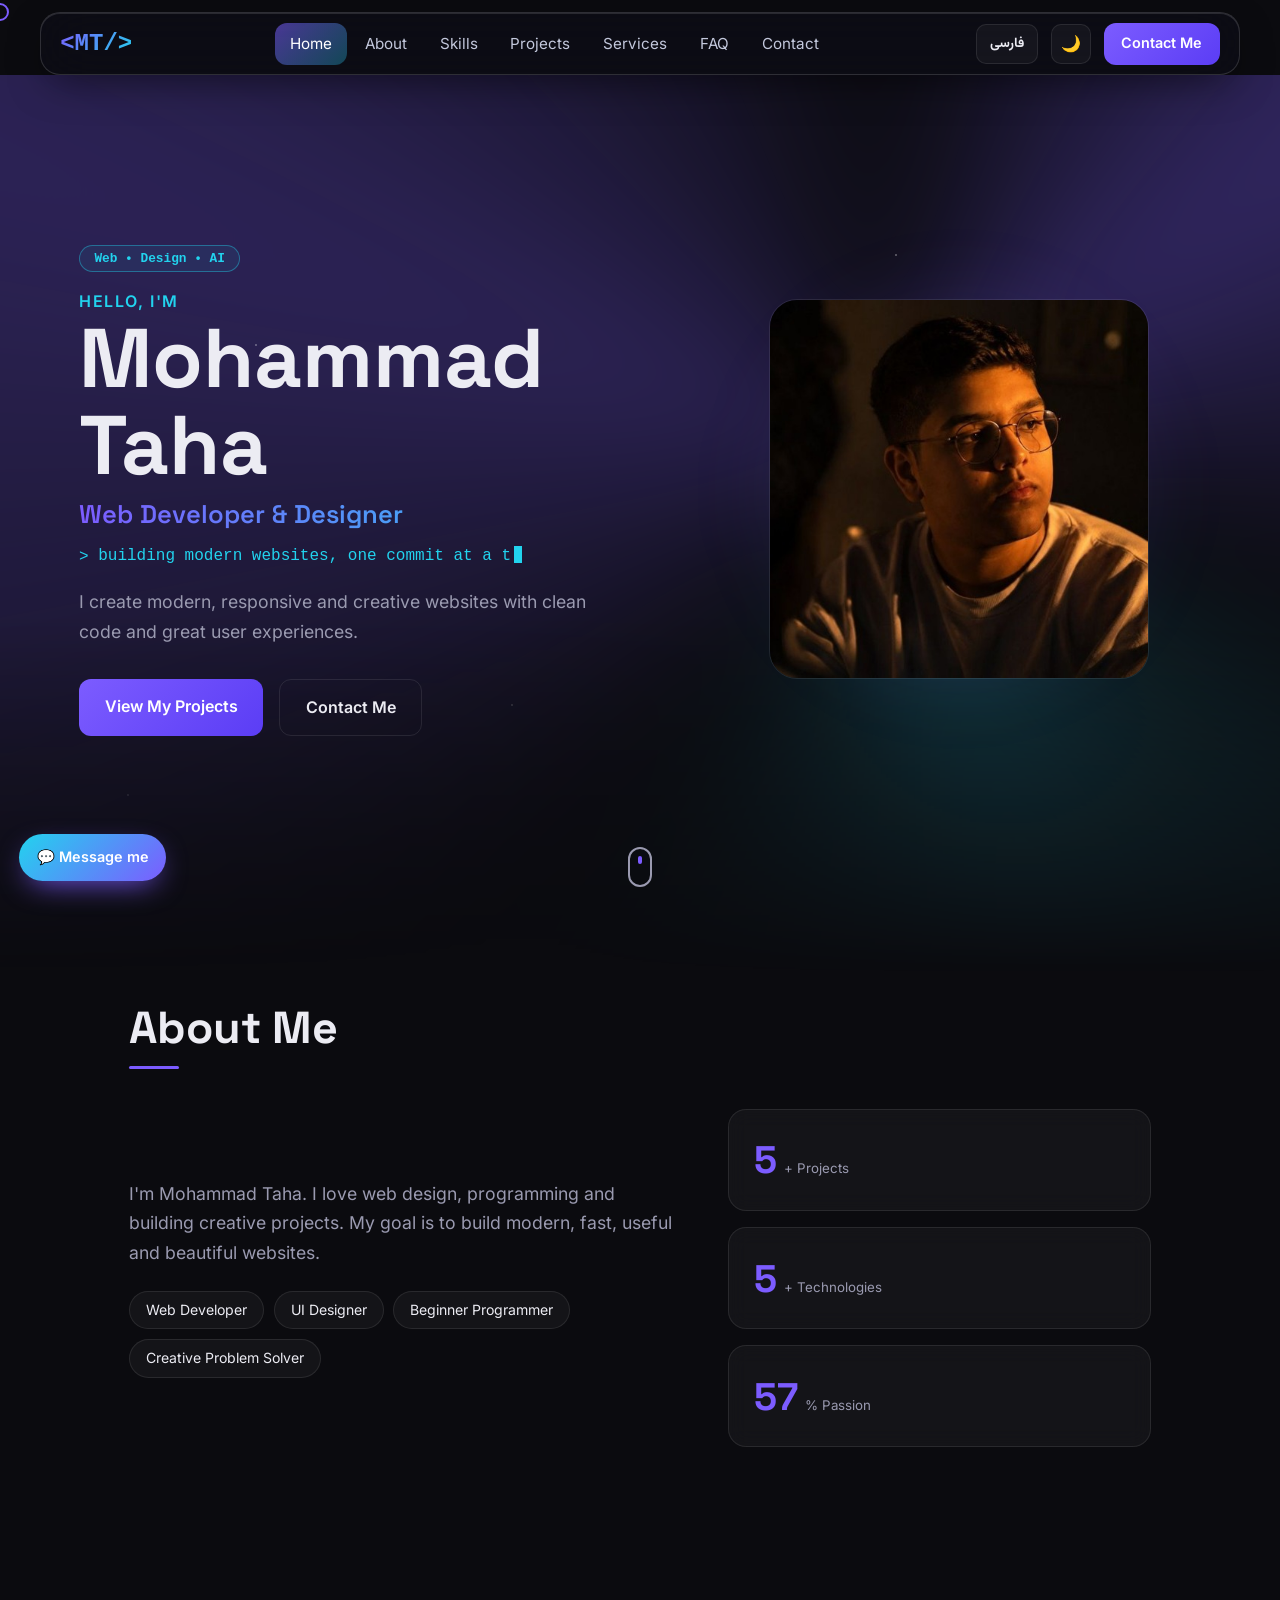
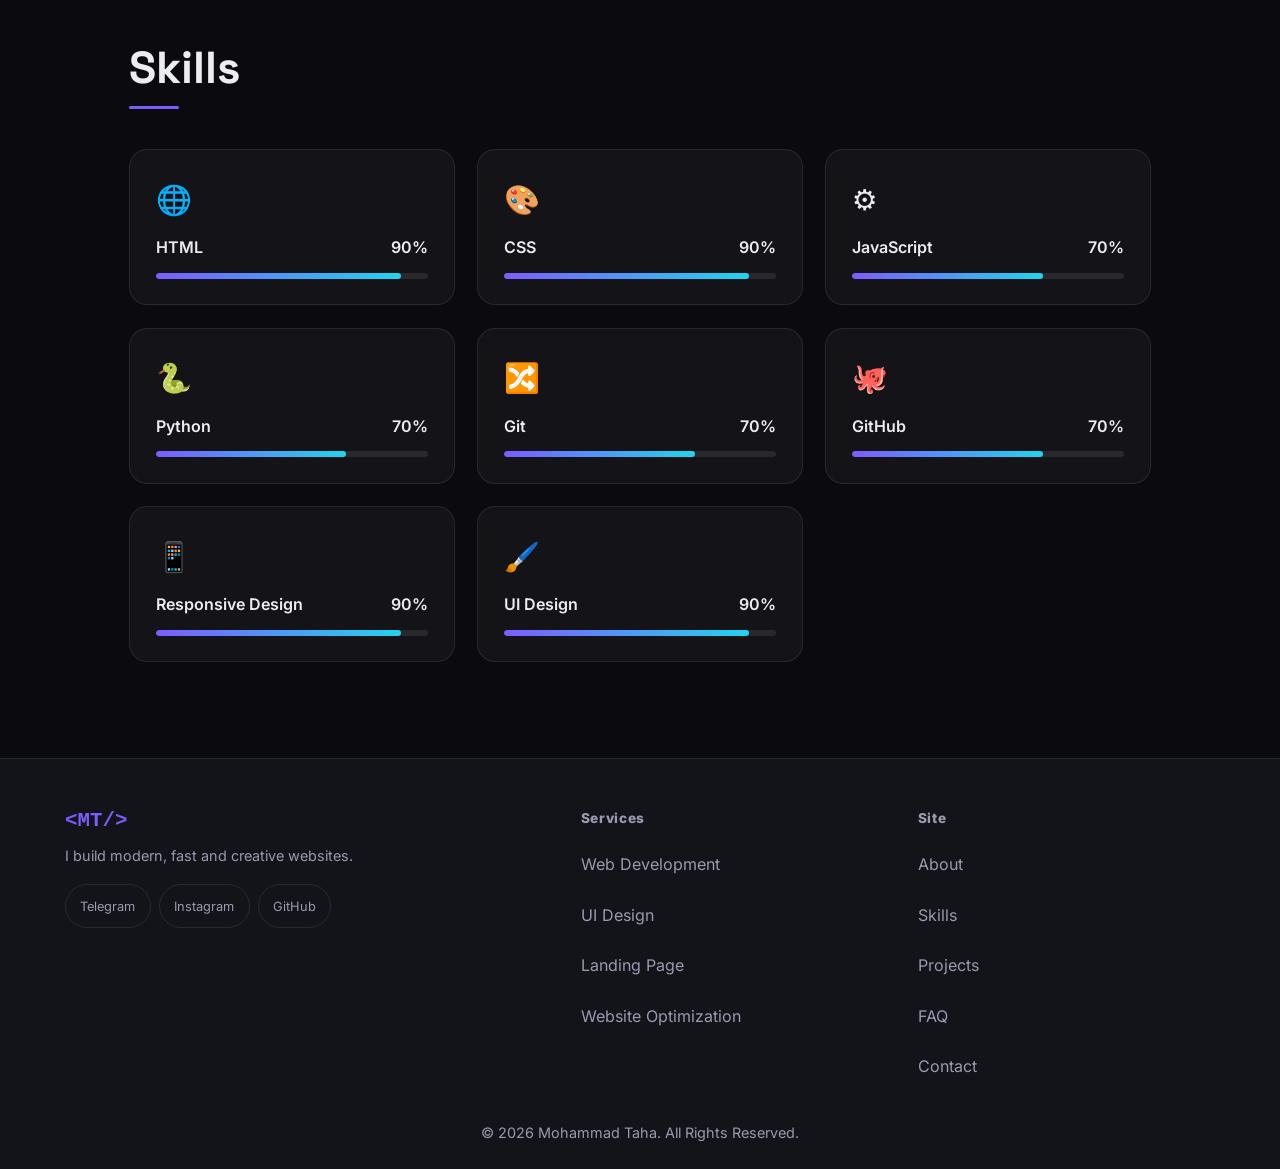
<file: index.html>
<!DOCTYPE html>
<html lang="en">
<head>
<meta charset="UTF-8">
<meta name="viewport" content="width=device-width, initial-scale=1">
<title>Mohammad Taha — Web Developer & Designer</title>
<meta name="description" content="Mohammad Taha — I build modern, fast and creative websites.">
<meta name="theme-color" content="#0b0b0f">
<meta property="og:type" content="website">
<meta property="og:title" content="Mohammad Taha — Web Developer & Designer">
<meta property="og:description" content="I build modern, fast and creative websites.">
<meta property="og:image" content="https://mamdlj.github.io/mohammad-site/assets/images/profile.jpg">
<link rel="icon" href="data:image/svg+xml,<svg xmlns='http://www.w3.org/2000/svg' viewBox='0 0 100 100'><rect width='100' height='100' rx='24' fill='%230b0b0f'/><text x='50' y='66' font-size='46' font-family='Arial' font-weight='700' text-anchor='middle' fill='%237c5cff'>MT</text></svg>">
<link rel="preload" href="assets/fonts/inter-latin-400-normal.woff2" as="font" type="font/woff2" crossorigin>
<link rel="stylesheet" href="style.css?v=28">
<link rel="canonical" href="https://mamdlj.github.io/mohammad-site/">
<meta name="robots" content="index, follow">
<meta property="og:url" content="https://mamdlj.github.io/mohammad-site/">
<meta name="twitter:card" content="summary">
<script type="application/ld+json">{"@context":"https://schema.org","@type":"Person","name":"Mohammad Taha","jobTitle":"Web Developer & Designer","url":"https://mamdlj.github.io/mohammad-site/","image":"https://mamdlj.github.io/mohammad-site/assets/images/profile.jpg","sameAs":["https://github.com/mamdlj","https://t.me/P4_Mamdjj","https://www.instagram.com/my_laste"]}</script>
<noscript><style>.reveal{opacity:1!important;transform:none!important}#lock{display:none!important}#loader{display:none!important}</style></noscript>
</head>
<body>
<a class="skip" href="#main">Skip to content</a>
<div id="lock" role="dialog" aria-modal="true" aria-label="Grand opening countdown">
  <svg width="0" height="0" style="position:absolute" aria-hidden="true"><defs><linearGradient id="lkgrad" x1="0" y1="0" x2="1" y2="1"><stop offset="0" stop-color="#7c5cff"/><stop offset="1" stop-color="#22d3ee"/></linearGradient></defs></svg>
  <div class="lk-bg" aria-hidden="true"><i></i><i></i><i></i></div>
  <div class="lk-card">
    <div class="lk-logo">&lt;MT/&gt;</div>
    <span class="lk-badge"><i></i>Grand Opening · افتتاحیه</span>
    <h1 class="lk-title" id="lk-title">Something great is coming</h1>
    <p class="lk-sub" id="lk-sub">The website opens automatically when the timer ends.<br><span dir="rtl">وب‌سایت با پایان تایمر به‌صورت خودکار باز می‌شود.</span></p>
    <div class="lk-rings"><div class="ring"><svg viewBox="0 0 100 100" aria-hidden="true"><circle class="bg" cx="50" cy="50" r="44"/><circle class="fg" id="r-h" cx="50" cy="50" r="44"/></svg><div class="num"><b id="lk-h">00</b><small>Hours<br>ساعت</small></div></div><div class="ring"><svg viewBox="0 0 100 100" aria-hidden="true"><circle class="bg" cx="50" cy="50" r="44"/><circle class="fg" id="r-m" cx="50" cy="50" r="44"/></svg><div class="num"><b id="lk-m">00</b><small>Minutes<br>دقیقه</small></div></div><div class="ring"><svg viewBox="0 0 100 100" aria-hidden="true"><circle class="bg" cx="50" cy="50" r="44"/><circle class="fg" id="r-s" cx="50" cy="50" r="44"/></svg><div class="num"><b id="lk-s">00</b><small>Seconds<br>ثانیه</small></div></div></div>
    <div class="lk-bar" aria-hidden="true"><span id="lk-bar"></span></div>
    <p class="lk-date" id="lk-date"></p>
  </div>
  <canvas id="lk-fx" aria-hidden="true"></canvas>
</div>
<div id="loader"><span>MT</span></div>
<div id="progress"></div>
<div class="cursor" aria-hidden="true"></div>

<header class="nav" id="nav">
  <a href="#home" class="logo">&lt;MT/&gt;</a>
  <nav id="menu" aria-label="Main">
    <a href="#home">Home</a><a href="#about">About</a><a href="#skills">Skills</a>
    <a href="#projects">Projects</a><a href="#services">Services</a><a href="#faq">FAQ</a><a href="#contact">Contact</a>
  </nav>
  <div class="nav-right">
    <button id="lang" aria-label="Language">فارسی</button>
    <button id="theme" aria-label="Toggle theme">🌙</button>
    <a href="#contact" class="btn btn-sm">Contact Me</a>
    <button id="burger" aria-label="Menu" aria-controls="menu" aria-expanded="false"><span></span><span></span></button>
  </div>
</header>

<main id="main" tabindex="-1">
<div class="hero-bg" aria-hidden="true"></div>
<section id="home" class="hero">
  <div class="hero-text">
    <span class="badge reveal">Web • Design • AI</span>
    <p class="eyebrow reveal">Hello, I'm</p>
    <h1 class="reveal">Mohammad Taha</h1>
    <h2 class="reveal">Web Developer &amp; Designer</h2>
    <p class="term reveal">&gt; <span id="typed"></span><i class="caret"></i></p>
    <p class="lead reveal">I create modern, responsive and creative websites with clean code and great user experiences.</p>
    <div class="cta reveal">
      <a href="#projects" class="btn">View My Projects</a>
      <a href="#contact" class="btn btn-ghost">Contact Me</a>
    </div>
  </div>
  <div class="hero-img reveal">
    <div class="glow"></div>
    <img src="assets/images/profile.jpg" alt="Mohammad Taha" width="380" height="380" decoding="async" fetchpriority="high" onerror="this.src='data:image/svg+xml,%3Csvg xmlns=%27http://www.w3.org/2000/svg%27 viewBox=%270 0 400 400%27%3E%3Crect width=%27400%27 height=%27400%27 fill=%27%2316161d%27/%3E%3Ctext x=%27200%27 y=%27240%27 font-size=%27140%27 font-family=%27Arial%27 font-weight=%27700%27 text-anchor=%27middle%27 fill=%27%237c5cff%27%3EMT%3C/text%3E%3C/svg%3E';this.onerror=null">
  </div>
  <a href="#about" class="scroll" aria-label="Scroll down"><i></i></a>
</section>

<section id="about" class="wrap">
  <h2 class="title reveal">About Me</h2>
  <div class="about">
    <div class="reveal">
      <p>I'm Mohammad Taha. I love web design, programming and building creative projects. My goal is to build modern, fast, useful and beautiful websites.</p>
      <div class="chips"><span>Web Developer</span><span>UI Designer</span><span>Beginner Programmer</span><span>Creative Problem Solver</span></div>
    </div>
    <div class="stats reveal">
      <div class="card"><b data-count="5">0</b><small>+ Projects</small></div>
      <div class="card"><b data-count="5">0</b><small>+ Technologies</small></div>
      <div class="card"><b data-count="100">0</b><small>% Passion</small></div>
    </div>
  </div>
</section>

<section id="skills" class="wrap">
  <h2 class="title reveal">Skills</h2>
  <div class="grid skills" id="skillGrid"></div>
</section>

<section id="projects" class="wrap">
  <h2 class="title reveal">Projects</h2>
  <div class="grid projects" id="projectGrid"></div>
</section>

<section id="services" class="wrap">
  <span class="tag reveal">SERVICES</span>
  <h2 class="title reveal">From Idea to Live Website</h2>
  <p class="sub reveal">Every project is handled by me from start to finish — no handoffs, no middlemen.</p>
  <div class="grid four">
    <div class="card reveal"><i>⌨️</i><h3>Web Development</h3><p>Building modern, responsive websites.</p><a class="more" href="#contact" data-topic="0">Start a project →</a></div>
    <div class="card reveal"><i>🎨</i><h3>UI Design</h3><p>Designing modern, user-friendly interfaces.</p><a class="more" href="#contact" data-topic="2">Start a project →</a></div>
    <div class="card reveal"><i>🚀</i><h3>Landing Page</h3><p>Designing professional, eye-catching landing pages.</p><a class="more" href="#contact" data-topic="1">Start a project →</a></div>
    <div class="card reveal"><i>⚡</i><h3>Website Optimization</h3><p>Improving your site's speed and user experience.</p><a class="more" href="#contact" data-topic="3">Start a project →</a></div>
  </div>
</section>

<section id="problems" class="wrap prob">
  <span class="tag reveal">PROBLEMS I SOLVE</span>
  <h2 class="title reveal">Which problem is holding you back?</h2>
  <p class="sub reveal">Find yours — each card leads straight to the solution.</p>
  <div class="grid three">
    <div class="card reveal"><h3>My website looks outdated</h3><p>A fresh, modern redesign that builds trust the moment visitors arrive.</p><a class="more" href="#contact" data-topic="0">Get a redesign →</a></div>
    <div class="card reveal"><h3>My site loads too slowly</h3><p>Visitors leave when pages are slow. I optimize speed and smooth out the experience.</p><a class="more" href="#contact" data-topic="3">Speed it up →</a></div>
    <div class="card reveal"><h3>It breaks on mobile</h3><p>Most visitors are on phones. I make every page look right on every screen.</p><a class="more" href="#contact" data-topic="0">Fix my layout →</a></div>
    <div class="card reveal"><h3>I need a page that converts</h3><p>A focused landing page that explains your offer and guides people to act.</p><a class="more" href="#contact" data-topic="1">Build my landing page →</a></div>
    <div class="card reveal"><h3>I need a clean interface</h3><p>Clear, user-friendly UI design so people find what they need without effort.</p><a class="more" href="#contact" data-topic="2">Design my UI →</a></div>
    <div class="card reveal"><h3>I don't know where to start</h3><p>Send me a few lines about your idea — we will figure out the best first step together.</p><a class="more" href="#contact" data-topic="4">Talk to me →</a></div>
  </div>
</section>

<section id="why" class="wrap">
  <h2 class="title reveal">Why Work With Me?</h2>
  <div class="grid three">
    <div class="card reveal"><i>🧼</i><h3>Clean Code</h3></div>
    <div class="card reveal"><i>✨</i><h3>Modern Design</h3></div>
    <div class="card reveal"><i>📱</i><h3>Responsive Websites</h3></div>
    <div class="card reveal"><i>⚡</i><h3>Fast Performance</h3></div>
    <div class="card reveal"><i>💡</i><h3>Creative Ideas</h3></div>
    <div class="card reveal"><i>📚</i><h3>Continuous Learning</h3></div>
  </div>
</section>



<section id="contact" class="wrap">
  <h2 class="title reveal">Let's Work Together</h2>
  <p class="sub reveal">Have an idea or project in mind? Let's turn it into reality.</p>
  <div class="contact">
    <div class="card gen reveal">
      <label>Topic
        <select id="topic">
          <option>Website design</option><option>Landing page</option><option>UI design</option>
          <option>Website optimization</option><option>Something else</option>
        </select></label>
      <label>Name (optional)<input id="gname" autocomplete="name"></label>
      <label>Describe your project in 2–3 lines<textarea id="gdesc" rows="3" placeholder="e.g. I need a modern landing page for my shop"></textarea></label>
      <label>Ready message<textarea id="gmsg" rows="6" readonly></textarea></label>
      <div class="row"><button class="btn" id="copy" type="button">Copy message</button><a class="btn btn-ghost" id="tg" href="https://t.me/P4_Mamdjj" target="_blank" rel="noopener">Message me on Telegram (PV)</a><a class="btn btn-ghost" id="ig" href="https://ig.me/m/my_laste" target="_blank" rel="noopener">Message on Instagram</a></div>
      <p id="status" role="status"></p>
    </div>
    <div class="social reveal">
      <h3>Ways to reach me</h3>
      <a class="card rowl" href="https://t.me/P4_Mamdjj" target="_blank" rel="noopener"><b>Telegram</b><span>@P4_Mamdjj</span></a>
      <a class="card rowl" href="https://www.instagram.com/my_laste" target="_blank" rel="noopener"><b>Instagram</b><span>@my_laste</span></a>
      <a class="card rowl" href="https://github.com/mamdlj" target="_blank" rel="noopener"><b>GitHub</b><span>mamdlj</span></a>
      <div class="card note"><span class="pill">My promise</span><p>Not sure a website is the right fit? Write to me anyway — I will tell you honestly what makes sense, even if the answer is that you do not need one yet.</p></div>
    </div>
  </div>
  <h3 class="sub2 reveal">What happens next?</h3>
  <div class="grid three steps">
    <div class="card reveal"><i>1</i><p>Send me a short message about your idea or need.</p></div>
    <div class="card reveal"><i>2</i><p>We talk briefly so I understand your goals.</p></div>
    <div class="card reveal"><i>3</i><p>You get a written proposal with scope and timing.</p></div>
  </div>
</section>

<section id="faq" class="wrap narrow">
  <h2 class="title reveal">FAQ</h2>
  <div class="faq reveal">
    <details open><summary>What do you build?</summary><p>Modern, responsive websites, landing pages and UI designs, plus speed and experience optimization for existing sites.</p></details>
    <details><summary>How do I start a project?</summary><p>Use the message builder below: pick a topic, describe your idea in a few lines and send it to me on Telegram.</p></details>
    <details><summary>How is the cost decided?</summary><p>It depends on the pages, features and design you need. Send me your idea and I'll reply with a clear quote.</p></details>
    <details><summary>Will my website work on mobile?</summary><p>Yes. Every site I build is responsive and tested on phones, tablets and desktops.</p></details>
    <details><summary>Can you improve my existing website?</summary><p>Yes. I can redesign it or optimize its speed and user experience without starting from zero.</p></details>
    <details><summary>Which technologies do you use?</summary><p>HTML, CSS, JavaScript and Python, with Git and GitHub for version control.</p></details>
  </div>
</section>
</main>
<noscript><p style="text-align:center;padding:2rem">Projects: <a href="https://github.com/mamdlj/Coming-soon-">Coming Soon</a> · <a href="https://github.com/mamdlj/mohammad-site">Portfolio</a> · <a href="https://t.me/P4_Mamdjj">Telegram</a></p></noscript>

<footer>
  <div class="foot">
    <div class="f-brand"><b>&lt;MT/&gt;</b><p>I build modern, fast and creative websites.</p>
      <div class="f-chips"><a href="https://t.me/P4_Mamdjj" target="_blank" rel="noopener">Telegram</a><a href="https://www.instagram.com/my_laste" target="_blank" rel="noopener">Instagram</a><a href="https://github.com/mamdlj" target="_blank" rel="noopener">GitHub</a></div></div>
    <nav><h4>Services</h4><a href="#services">Web Development</a><a href="#services">UI Design</a><a href="#services">Landing Page</a><a href="#services">Website Optimization</a></nav>
    <nav><h4>Site</h4><a href="#about">About</a><a href="#skills">Skills</a><a href="#projects">Projects</a><a href="#faq">FAQ</a><a href="#contact">Contact</a></nav>
  </div>
  <p class="copy">© 2026 Mohammad Taha. All Rights Reserved.</p>
</footer>
<nav class="tabbar" id="tabbar" aria-label="Pages">
  <a href="#home" data-page="home"><i aria-hidden="true">🏠</i><span>Home</span></a>
  <a href="#projects" data-page="projects"><i aria-hidden="true">🚀</i><span>Projects</span></a>
  <a href="#services" data-page="services"><i aria-hidden="true">🛠️</i><span>Services</span></a>
  <a href="#contact" data-page="contact"><i aria-hidden="true">✉️</i><span>Contact</span></a>
</nav>
<a class="chat" href="https://t.me/P4_Mamdjj" target="_blank" rel="noopener">💬 Message me</a>
<button id="top" aria-label="Back to top">↑</button>
<script src="script.js?v=28" defer></script>
</body>
</html>
</file>
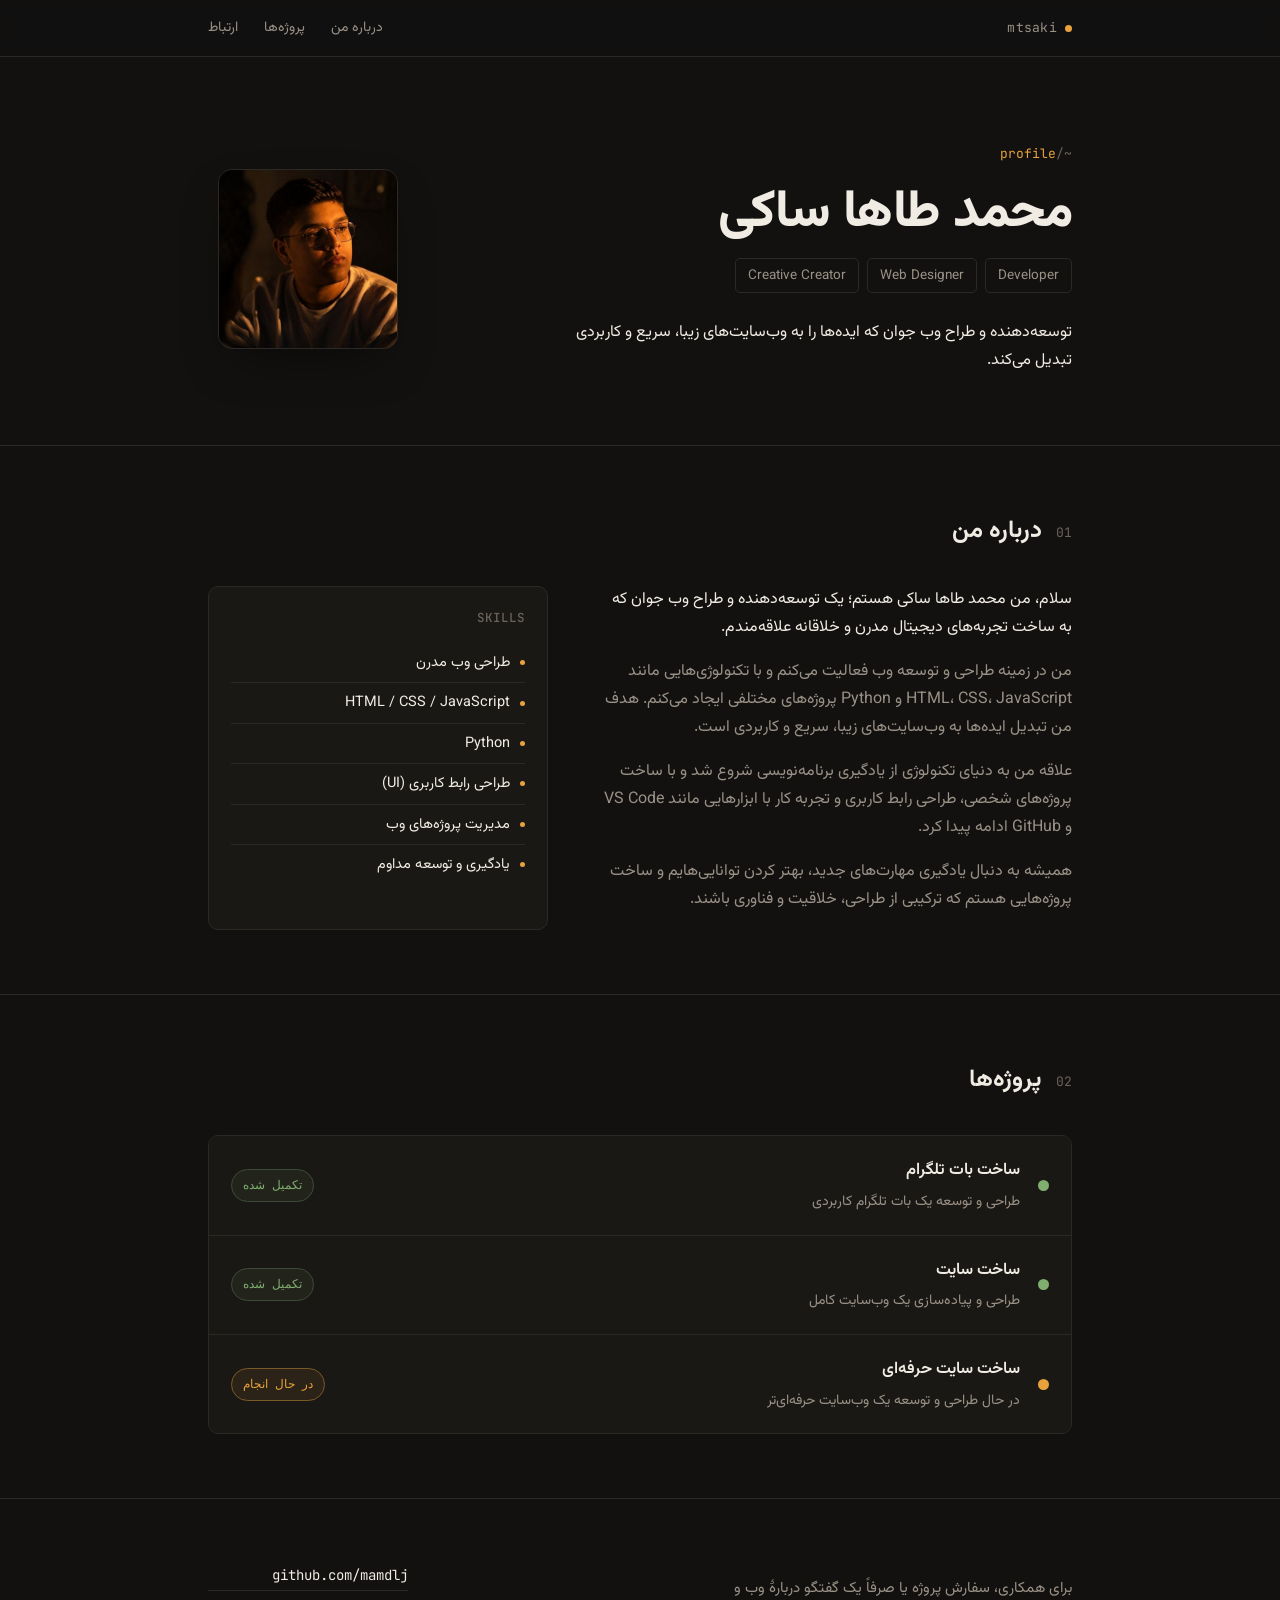
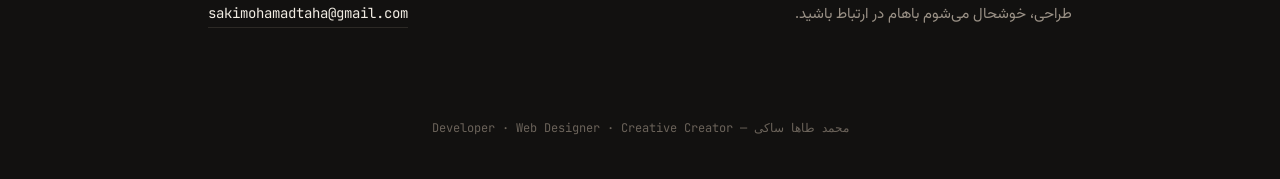
<file: index (2).html>
<!DOCTYPE html>
<html lang="fa" dir="rtl">
<head>
<meta charset="UTF-8">
<meta name="viewport" content="width=device-width, initial-scale=1.0">
<title>محمد طاها ساکی — توسعه‌دهنده و طراح وب</title>
<link rel="preconnect" href="https://fonts.googleapis.com">
<link rel="preconnect" href="https://fonts.gstatic.com" crossorigin>
<link href="https://fonts.googleapis.com/css2?family=Vazirmatn:wght@400;500;600;700;800&family=JetBrains+Mono:wght@400;500;600&display=swap" rel="stylesheet">
<style>
  :root{
    --bg:#121110;
    --bg-raise:#1a1815;
    --line:#2c2925;
    --ink:#f1ece3;
    --ink-dim:#9a9186;
    --ink-faint:#6b635a;
    --amber:#e9a23b;
    --amber-dim:#7a5a26;
    --green:#7fae6f;
    --green-dim:#3d4a37;

    --font-body:'Vazirmatn',sans-serif;
    --font-mono:'JetBrains Mono',monospace;
  }
  @media (prefers-color-scheme: light){
    :root:not([data-theme="dark"]){
      --bg:#121110; --bg-raise:#1a1815; --line:#2c2925; --ink:#f1ece3; --ink-dim:#9a9186; --ink-faint:#6b635a;
    }
  }

  *{box-sizing:border-box;}
  html,body{margin:0;padding:0;}
  body{
    background:var(--bg);
    color:var(--ink);
    font-family:var(--font-body);
    line-height:1.75;
    -webkit-font-smoothing:antialiased;
    overflow-x:hidden;
  }
  a{color:inherit;}
  img{max-width:100%;display:block;}

  ::selection{background:var(--amber-dim); color:var(--ink);}

  :focus-visible{
    outline:2px solid var(--amber);
    outline-offset:3px;
  }

  .wrap{
    max-width:920px;
    margin:0 auto;
    padding:0 28px;
  }

  /* ---------- top bar ---------- */
  .topbar{
    border-bottom:1px solid var(--line);
    position:sticky; top:0; z-index:20;
    background:rgba(18,17,16,0.88);
    backdrop-filter:blur(8px);
  }
  .topbar .wrap{
    display:flex; align-items:center; justify-content:space-between;
    height:56px;
  }
  .brand{
    font-family:var(--font-mono);
    font-size:13px;
    color:var(--ink-dim);
    letter-spacing:0.02em;
    display:flex; align-items:center; gap:8px;
  }
  .brand .dot{width:7px;height:7px;border-radius:50%;background:var(--amber);flex-shrink:0;}
  nav.top-nav{display:flex; gap:26px; font-size:14px;}
  nav.top-nav a{
    text-decoration:none; color:var(--ink-dim);
    transition:color .15s ease;
    padding:4px 0;
  }
  nav.top-nav a:hover{color:var(--ink);}

  /* ---------- hero ---------- */
  .hero{
    padding:86px 0 70px;
    border-bottom:1px solid var(--line);
    position:relative;
  }
  .hero-grid{
    display:grid;
    grid-template-columns:1fr 200px;
    gap:52px;
    align-items:center;
  }
  .hero-tag{
    font-family:var(--font-mono);
    font-size:13px;
    color:var(--amber);
    margin:0 0 18px;
  }
  .hero-tag::before{content:"~/"; color:var(--ink-faint);}
  h1.hero-name{
    font-size:clamp(34px,5vw,52px);
    line-height:1.15;
    margin:0 0 14px;
    font-weight:800;
    letter-spacing:-0.01em;
  }
  .hero-role{
    font-size:18px;
    color:var(--ink-dim);
    margin:0 0 26px;
    display:flex;
    flex-wrap:wrap;
    gap:10px 8px;
  }
  .hero-role span{
    padding:5px 12px;
    border:1px solid var(--line);
    border-radius:5px;
    font-size:13.5px;
  }
  .hero-lede{
    max-width:56ch;
    color:var(--ink);
    font-size:16px;
    margin:0;
  }
  .hero-photo{
    width:180px; height:180px;
    border-radius:14px;
    overflow:hidden;
    border:1px solid var(--line);
    justify-self:center;
    box-shadow:0 20px 50px -20px rgba(0,0,0,0.6);
  }
  .hero-photo img{width:100%;height:100%;object-fit:cover;}

  @media (max-width:640px){
    .hero-grid{grid-template-columns:1fr; text-align:center;}
    .hero-photo{width:150px;height:150px; order:-1; margin:0 auto;}
    .hero-role{justify-content:center;}
    .hero-lede{max-width:none; margin-inline:auto;}
  }

  /* ---------- section shell ---------- */
  section{padding:64px 0; border-bottom:1px solid var(--line);}
  section:last-of-type{border-bottom:none;}
  .section-head{
    display:flex; align-items:baseline; gap:14px;
    margin-bottom:34px;
  }
  .section-num{
    font-family:var(--font-mono);
    font-size:13px; color:var(--ink-faint);
  }
  h2.section-title{
    font-size:24px; margin:0; font-weight:700;
  }

  /* ---------- about ---------- */
  .about-body{
    display:grid;
    grid-template-columns:1.4fr 1fr;
    gap:48px;
  }
  .about-text p{
    color:var(--ink-dim);
    font-size:16px;
    margin:0 0 16px;
  }
  .about-text p:first-child{color:var(--ink);}
  .skills-box{
    border:1px solid var(--line);
    border-radius:10px;
    background:var(--bg-raise);
    padding:20px 22px;
  }
  .skills-box h3{
    font-family:var(--font-mono);
    font-size:12.5px;
    color:var(--ink-faint);
    margin:0 0 14px;
    font-weight:500;
  }
  .skills-box ul{margin:0; padding:0; list-style:none;}
  .skills-box li{
    display:flex; align-items:center; gap:10px;
    font-size:14.5px;
    color:var(--ink);
    padding:7px 0;
    border-top:1px solid var(--line);
  }
  .skills-box li:first-child{border-top:none;}
  .skills-box li::before{
    content:""; width:5px; height:5px; border-radius:50%;
    background:var(--amber); flex-shrink:0;
  }

  @media (max-width:640px){
    .about-body{grid-template-columns:1fr;}
  }

  /* ---------- projects (git-log style) ---------- */
  .log{border:1px solid var(--line); border-radius:10px; overflow:hidden;}
  .log-row{
    display:grid;
    grid-template-columns:auto 1fr auto;
    gap:18px;
    align-items:center;
    padding:20px 22px;
    background:var(--bg-raise);
    border-bottom:1px solid var(--line);
  }
  .log-row:last-child{border-bottom:none;}
  .log-node{
    width:11px; height:11px; border-radius:50%;
    border:2px solid var(--ink-faint);
    background:var(--bg-raise);
    flex-shrink:0;
  }
  .log-row.done .log-node{border-color:var(--green); background:var(--green);}
  .log-row.progress .log-node{border-color:var(--amber); background:var(--amber);}

  .log-main .log-title{
    font-size:16.5px; font-weight:600; margin:0 0 5px;
  }
  .log-main .log-desc{
    font-size:14px; color:var(--ink-dim); margin:0;
  }
  .log-status{
    font-family:var(--font-mono);
    font-size:12px;
    padding:5px 11px;
    border-radius:20px;
    white-space:nowrap;
    border:1px solid transparent;
  }
  .log-row.done .log-status{
    color:var(--green); border-color:var(--green-dim); background:rgba(127,174,111,0.08);
  }
  .log-row.progress .log-status{
    color:var(--amber); border-color:var(--amber-dim); background:rgba(233,162,59,0.08);
  }

  @media (max-width:560px){
    .log-row{grid-template-columns:auto 1fr; row-gap:10px;}
    .log-status{grid-column:2; justify-self:start;}
  }

  /* ---------- contact / footer ---------- */
  .contact-inner{
    display:flex; flex-wrap:wrap;
    align-items:flex-end; justify-content:space-between;
    gap:24px;
  }
  .contact-text p{
    color:var(--ink-dim); font-size:15px; max-width:44ch; margin:0;
  }
  .contact-links{
    display:flex; flex-direction:column; gap:10px;
    font-family:var(--font-mono);
    font-size:14px;
  }
  .contact-links a{
    text-decoration:none;
    color:var(--ink);
    border-bottom:1px solid var(--line);
    padding-bottom:2px;
    transition:border-color .15s ease, color .15s ease;
  }
  .contact-links a:hover{border-color:var(--amber); color:var(--amber);}

  footer{
    padding:26px 0 40px;
    font-family:var(--font-mono);
    font-size:12px;
    color:var(--ink-faint);
    text-align:center;
  }
</style>
</head>
<body>

<div class="topbar">
  <div class="wrap">
    <div class="brand"><span class="dot"></span>mtsaki</div>
    <nav class="top-nav">
      <a href="#about">درباره من</a>
      <a href="#projects">پروژه‌ها</a>
      <a href="#contact">ارتباط</a>
    </nav>
  </div>
</div>

<header class="hero">
  <div class="wrap hero-grid">
    <div>
      <p class="hero-tag">profile</p>
      <h1 class="hero-name">محمد طاها ساکی</h1>
      <div class="hero-role">
        <span>Developer</span>
        <span>Web Designer</span>
        <span>Creative Creator</span>
      </div>
      <p class="hero-lede">
        توسعه‌دهنده و طراح وب جوان که ایده‌ها را به وب‌سایت‌های زیبا، سریع و کاربردی تبدیل می‌کند.
      </p>
    </div>
    <div class="hero-photo">
      <img src="[data-uri]" alt="محمد طاها ساکی">
    </div>
  </div>
</header>

<section id="about">
  <div class="wrap">
    <div class="section-head">
      <span class="section-num">01</span>
      <h2 class="section-title">درباره من</h2>
    </div>
    <div class="about-body">
      <div class="about-text">
        <p>سلام، من محمد طاها ساکی هستم؛ یک توسعه‌دهنده و طراح وب جوان که به ساخت تجربه‌های دیجیتال مدرن و خلاقانه علاقه‌مندم.</p>
        <p>من در زمینه طراحی و توسعه وب فعالیت می‌کنم و با تکنولوژی‌هایی مانند HTML، CSS، JavaScript و Python پروژه‌های مختلفی ایجاد می‌کنم. هدف من تبدیل ایده‌ها به وب‌سایت‌های زیبا، سریع و کاربردی است.</p>
        <p>علاقه من به دنیای تکنولوژی از یادگیری برنامه‌نویسی شروع شد و با ساخت پروژه‌های شخصی، طراحی رابط کاربری و تجربه کار با ابزارهایی مانند VS Code و GitHub ادامه پیدا کرد.</p>
        <p>همیشه به دنبال یادگیری مهارت‌های جدید، بهتر کردن توانایی‌هایم و ساخت پروژه‌هایی هستم که ترکیبی از طراحی، خلاقیت و فناوری باشند.</p>
      </div>
      <div class="skills-box">
        <h3>SKILLS</h3>
        <ul>
          <li>طراحی وب مدرن</li>
          <li>HTML / CSS / JavaScript</li>
          <li>Python</li>
          <li>طراحی رابط کاربری (UI)</li>
          <li>مدیریت پروژه‌های وب</li>
          <li>یادگیری و توسعه مداوم</li>
        </ul>
      </div>
    </div>
  </div>
</section>

<section id="projects">
  <div class="wrap">
    <div class="section-head">
      <span class="section-num">02</span>
      <h2 class="section-title">پروژه‌ها</h2>
    </div>
    <div class="log">
      <div class="log-row done">
        <span class="log-node"></span>
        <div class="log-main">
          <p class="log-title">ساخت بات تلگرام</p>
          <p class="log-desc">طراحی و توسعه یک بات تلگرام کاربردی</p>
        </div>
        <span class="log-status">تکمیل شده</span>
      </div>
      <div class="log-row done">
        <span class="log-node"></span>
        <div class="log-main">
          <p class="log-title">ساخت سایت</p>
          <p class="log-desc">طراحی و پیاده‌سازی یک وب‌سایت کامل</p>
        </div>
        <span class="log-status">تکمیل شده</span>
      </div>
      <div class="log-row progress">
        <span class="log-node"></span>
        <div class="log-main">
          <p class="log-title">ساخت سایت حرفه‌ای</p>
          <p class="log-desc">در حال طراحی و توسعه یک وب‌سایت حرفه‌ای‌تر</p>
        </div>
        <span class="log-status">در حال انجام</span>
      </div>
    </div>
  </div>
</section>

<section id="contact">
  <div class="wrap contact-inner">
    <div class="contact-text">
      <p>برای همکاری، سفارش پروژه یا صرفاً یک گفتگو دربارهٔ وب و طراحی، خوشحال می‌شوم باهام در ارتباط باشید.</p>
    </div>
    <div class="contact-links">
      <a href="https://github.com/mamdlj" target="_blank" rel="noopener">github.com/mamdlj</a>
      <a href="mailto:sakimohamadtaha@gmail.com">sakimohamadtaha@gmail.com</a>
    </div>
  </div>
</section>

<footer>
  محمد طاها ساکی — Developer · Web Designer · Creative Creator
</footer>

</body>
</html>
</file>
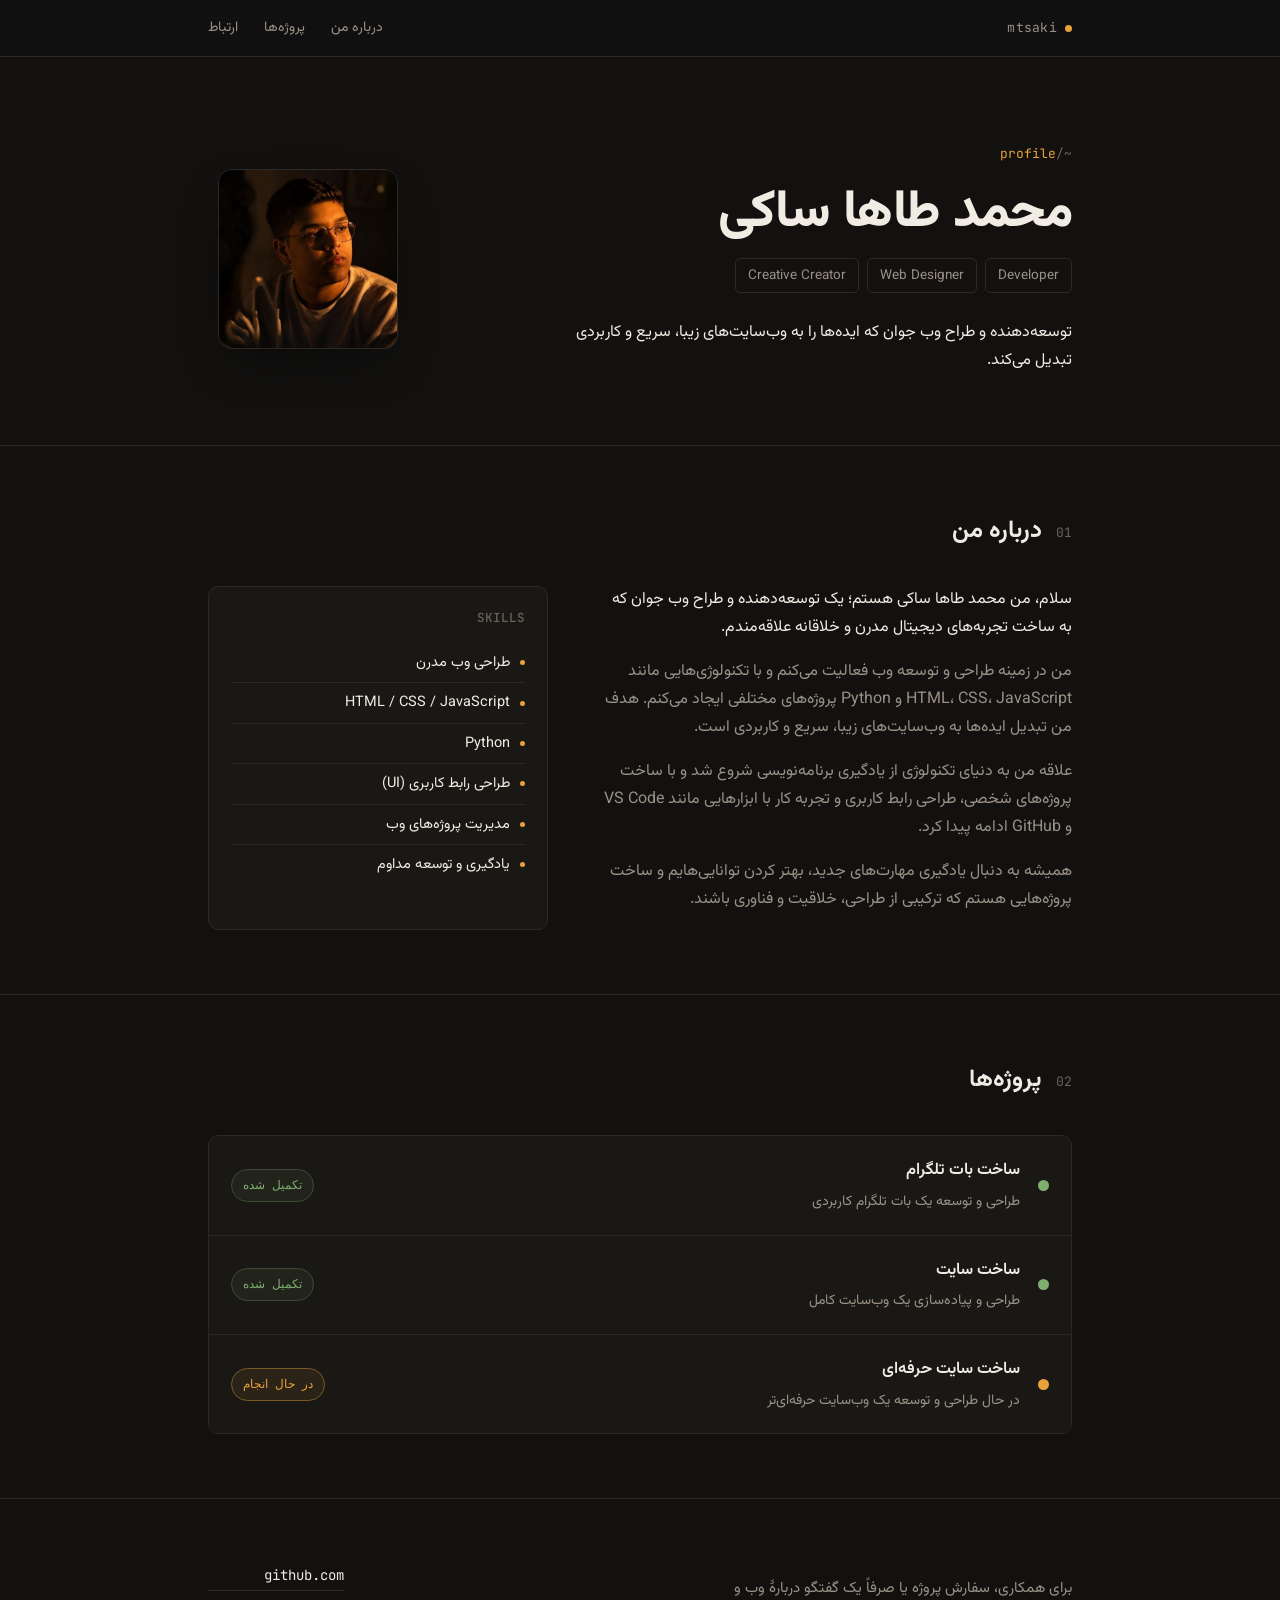
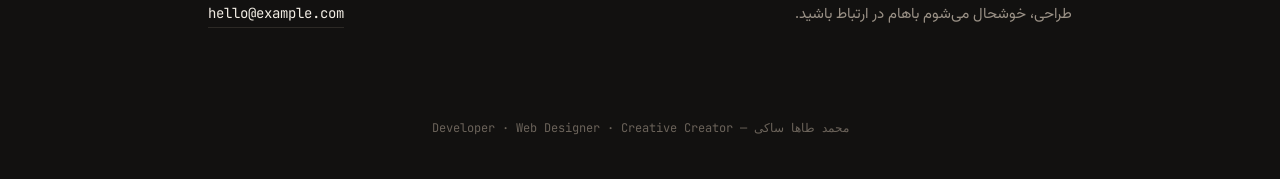
<file: سایتمحمد طاها.html>
<!DOCTYPE html>
<html lang="fa" dir="rtl">
<head>
<meta charset="UTF-8">
<meta name="viewport" content="width=device-width, initial-scale=1.0">
<title>محمد طاها ساکی — توسعه‌دهنده و طراح وب</title>
<link rel="preconnect" href="https://fonts.googleapis.com">
<link rel="preconnect" href="https://fonts.gstatic.com" crossorigin>
<link href="https://fonts.googleapis.com/css2?family=Vazirmatn:wght@400;500;600;700;800&family=JetBrains+Mono:wght@400;500;600&display=swap" rel="stylesheet">
<style>
  :root{
    --bg:#121110;
    --bg-raise:#1a1815;
    --line:#2c2925;
    --ink:#f1ece3;
    --ink-dim:#9a9186;
    --ink-faint:#6b635a;
    --amber:#e9a23b;
    --amber-dim:#7a5a26;
    --green:#7fae6f;
    --green-dim:#3d4a37;

    --font-body:'Vazirmatn',sans-serif;
    --font-mono:'JetBrains Mono',monospace;
  }
  @media (prefers-color-scheme: light){
    :root:not([data-theme="dark"]){
      --bg:#121110; --bg-raise:#1a1815; --line:#2c2925; --ink:#f1ece3; --ink-dim:#9a9186; --ink-faint:#6b635a;
    }
  }

  *{box-sizing:border-box;}
  html,body{margin:0;padding:0;}
  body{
    background:var(--bg);
    color:var(--ink);
    font-family:var(--font-body);
    line-height:1.75;
    -webkit-font-smoothing:antialiased;
    overflow-x:hidden;
  }
  a{color:inherit;}
  img{max-width:100%;display:block;}

  ::selection{background:var(--amber-dim); color:var(--ink);}

  :focus-visible{
    outline:2px solid var(--amber);
    outline-offset:3px;
  }

  .wrap{
    max-width:920px;
    margin:0 auto;
    padding:0 28px;
  }

  /* ---------- top bar ---------- */
  .topbar{
    border-bottom:1px solid var(--line);
    position:sticky; top:0; z-index:20;
    background:rgba(18,17,16,0.88);
    backdrop-filter:blur(8px);
  }
  .topbar .wrap{
    display:flex; align-items:center; justify-content:space-between;
    height:56px;
  }
  .brand{
    font-family:var(--font-mono);
    font-size:13px;
    color:var(--ink-dim);
    letter-spacing:0.02em;
    display:flex; align-items:center; gap:8px;
  }
  .brand .dot{width:7px;height:7px;border-radius:50%;background:var(--amber);flex-shrink:0;}
  nav.top-nav{display:flex; gap:26px; font-size:14px;}
  nav.top-nav a{
    text-decoration:none; color:var(--ink-dim);
    transition:color .15s ease;
    padding:4px 0;
  }
  nav.top-nav a:hover{color:var(--ink);}

  /* ---------- hero ---------- */
  .hero{
    padding:86px 0 70px;
    border-bottom:1px solid var(--line);
    position:relative;
  }
  .hero-grid{
    display:grid;
    grid-template-columns:1fr 200px;
    gap:52px;
    align-items:center;
  }
  .hero-tag{
    font-family:var(--font-mono);
    font-size:13px;
    color:var(--amber);
    margin:0 0 18px;
  }
  .hero-tag::before{content:"~/"; color:var(--ink-faint);}
  h1.hero-name{
    font-size:clamp(34px,5vw,52px);
    line-height:1.15;
    margin:0 0 14px;
    font-weight:800;
    letter-spacing:-0.01em;
  }
  .hero-role{
    font-size:18px;
    color:var(--ink-dim);
    margin:0 0 26px;
    display:flex;
    flex-wrap:wrap;
    gap:10px 8px;
  }
  .hero-role span{
    padding:5px 12px;
    border:1px solid var(--line);
    border-radius:5px;
    font-size:13.5px;
  }
  .hero-lede{
    max-width:56ch;
    color:var(--ink);
    font-size:16px;
    margin:0;
  }
  .hero-photo{
    width:180px; height:180px;
    border-radius:14px;
    overflow:hidden;
    border:1px solid var(--line);
    justify-self:center;
    box-shadow:0 20px 50px -20px rgba(0,0,0,0.6);
  }
  .hero-photo img{width:100%;height:100%;object-fit:cover;}

  @media (max-width:640px){
    .hero-grid{grid-template-columns:1fr; text-align:center;}
    .hero-photo{width:150px;height:150px; order:-1; margin:0 auto;}
    .hero-role{justify-content:center;}
    .hero-lede{max-width:none; margin-inline:auto;}
  }

  /* ---------- section shell ---------- */
  section{padding:64px 0; border-bottom:1px solid var(--line);}
  section:last-of-type{border-bottom:none;}
  .section-head{
    display:flex; align-items:baseline; gap:14px;
    margin-bottom:34px;
  }
  .section-num{
    font-family:var(--font-mono);
    font-size:13px; color:var(--ink-faint);
  }
  h2.section-title{
    font-size:24px; margin:0; font-weight:700;
  }

  /* ---------- about ---------- */
  .about-body{
    display:grid;
    grid-template-columns:1.4fr 1fr;
    gap:48px;
  }
  .about-text p{
    color:var(--ink-dim);
    font-size:16px;
    margin:0 0 16px;
  }
  .about-text p:first-child{color:var(--ink);}
  .skills-box{
    border:1px solid var(--line);
    border-radius:10px;
    background:var(--bg-raise);
    padding:20px 22px;
  }
  .skills-box h3{
    font-family:var(--font-mono);
    font-size:12.5px;
    color:var(--ink-faint);
    margin:0 0 14px;
    font-weight:500;
  }
  .skills-box ul{margin:0; padding:0; list-style:none;}
  .skills-box li{
    display:flex; align-items:center; gap:10px;
    font-size:14.5px;
    color:var(--ink);
    padding:7px 0;
    border-top:1px solid var(--line);
  }
  .skills-box li:first-child{border-top:none;}
  .skills-box li::before{
    content:""; width:5px; height:5px; border-radius:50%;
    background:var(--amber); flex-shrink:0;
  }

  @media (max-width:640px){
    .about-body{grid-template-columns:1fr;}
  }

  /* ---------- projects (git-log style) ---------- */
  .log{border:1px solid var(--line); border-radius:10px; overflow:hidden;}
  .log-row{
    display:grid;
    grid-template-columns:auto 1fr auto;
    gap:18px;
    align-items:center;
    padding:20px 22px;
    background:var(--bg-raise);
    border-bottom:1px solid var(--line);
  }
  .log-row:last-child{border-bottom:none;}
  .log-node{
    width:11px; height:11px; border-radius:50%;
    border:2px solid var(--ink-faint);
    background:var(--bg-raise);
    flex-shrink:0;
  }
  .log-row.done .log-node{border-color:var(--green); background:var(--green);}
  .log-row.progress .log-node{border-color:var(--amber); background:var(--amber);}

  .log-main .log-title{
    font-size:16.5px; font-weight:600; margin:0 0 5px;
  }
  .log-main .log-desc{
    font-size:14px; color:var(--ink-dim); margin:0;
  }
  .log-status{
    font-family:var(--font-mono);
    font-size:12px;
    padding:5px 11px;
    border-radius:20px;
    white-space:nowrap;
    border:1px solid transparent;
  }
  .log-row.done .log-status{
    color:var(--green); border-color:var(--green-dim); background:rgba(127,174,111,0.08);
  }
  .log-row.progress .log-status{
    color:var(--amber); border-color:var(--amber-dim); background:rgba(233,162,59,0.08);
  }

  @media (max-width:560px){
    .log-row{grid-template-columns:auto 1fr; row-gap:10px;}
    .log-status{grid-column:2; justify-self:start;}
  }

  /* ---------- contact / footer ---------- */
  .contact-inner{
    display:flex; flex-wrap:wrap;
    align-items:flex-end; justify-content:space-between;
    gap:24px;
  }
  .contact-text p{
    color:var(--ink-dim); font-size:15px; max-width:44ch; margin:0;
  }
  .contact-links{
    display:flex; flex-direction:column; gap:10px;
    font-family:var(--font-mono);
    font-size:14px;
  }
  .contact-links a{
    text-decoration:none;
    color:var(--ink);
    border-bottom:1px solid var(--line);
    padding-bottom:2px;
    transition:border-color .15s ease, color .15s ease;
  }
  .contact-links a:hover{border-color:var(--amber); color:var(--amber);}

  footer{
    padding:26px 0 40px;
    font-family:var(--font-mono);
    font-size:12px;
    color:var(--ink-faint);
    text-align:center;
  }
</style>
</head>
<body>

<div class="topbar">
  <div class="wrap">
    <div class="brand"><span class="dot"></span>mtsaki</div>
    <nav class="top-nav">
      <a href="#about">درباره من</a>
      <a href="#projects">پروژه‌ها</a>
      <a href="#contact">ارتباط</a>
    </nav>
  </div>
</div>

<header class="hero">
  <div class="wrap hero-grid">
    <div>
      <p class="hero-tag">profile</p>
      <h1 class="hero-name">محمد طاها ساکی</h1>
      <div class="hero-role">
        <span>Developer</span>
        <span>Web Designer</span>
        <span>Creative Creator</span>
      </div>
      <p class="hero-lede">
        توسعه‌دهنده و طراح وب جوان که ایده‌ها را به وب‌سایت‌های زیبا، سریع و کاربردی تبدیل می‌کند.
      </p>
    </div>
    <div class="hero-photo">
      <img src="[data-uri]" alt="محمد طاها ساکی">
    </div>
  </div>
</header>

<section id="about">
  <div class="wrap">
    <div class="section-head">
      <span class="section-num">01</span>
      <h2 class="section-title">درباره من</h2>
    </div>
    <div class="about-body">
      <div class="about-text">
        <p>سلام، من محمد طاها ساکی هستم؛ یک توسعه‌دهنده و طراح وب جوان که به ساخت تجربه‌های دیجیتال مدرن و خلاقانه علاقه‌مندم.</p>
        <p>من در زمینه طراحی و توسعه وب فعالیت می‌کنم و با تکنولوژی‌هایی مانند HTML، CSS، JavaScript و Python پروژه‌های مختلفی ایجاد می‌کنم. هدف من تبدیل ایده‌ها به وب‌سایت‌های زیبا، سریع و کاربردی است.</p>
        <p>علاقه من به دنیای تکنولوژی از یادگیری برنامه‌نویسی شروع شد و با ساخت پروژه‌های شخصی، طراحی رابط کاربری و تجربه کار با ابزارهایی مانند VS Code و GitHub ادامه پیدا کرد.</p>
        <p>همیشه به دنبال یادگیری مهارت‌های جدید، بهتر کردن توانایی‌هایم و ساخت پروژه‌هایی هستم که ترکیبی از طراحی، خلاقیت و فناوری باشند.</p>
      </div>
      <div class="skills-box">
        <h3>SKILLS</h3>
        <ul>
          <li>طراحی وب مدرن</li>
          <li>HTML / CSS / JavaScript</li>
          <li>Python</li>
          <li>طراحی رابط کاربری (UI)</li>
          <li>مدیریت پروژه‌های وب</li>
          <li>یادگیری و توسعه مداوم</li>
        </ul>
      </div>
    </div>
  </div>
</section>

<section id="projects">
  <div class="wrap">
    <div class="section-head">
      <span class="section-num">02</span>
      <h2 class="section-title">پروژه‌ها</h2>
    </div>
    <div class="log">
      <div class="log-row done">
        <span class="log-node"></span>
        <div class="log-main">
          <p class="log-title">ساخت بات تلگرام</p>
          <p class="log-desc">طراحی و توسعه یک بات تلگرام کاربردی</p>
        </div>
        <span class="log-status">تکمیل شده</span>
      </div>
      <div class="log-row done">
        <span class="log-node"></span>
        <div class="log-main">
          <p class="log-title">ساخت سایت</p>
          <p class="log-desc">طراحی و پیاده‌سازی یک وب‌سایت کامل</p>
        </div>
        <span class="log-status">تکمیل شده</span>
      </div>
      <div class="log-row progress">
        <span class="log-node"></span>
        <div class="log-main">
          <p class="log-title">ساخت سایت حرفه‌ای</p>
          <p class="log-desc">در حال طراحی و توسعه یک وب‌سایت حرفه‌ای‌تر</p>
        </div>
        <span class="log-status">در حال انجام</span>
      </div>
    </div>
  </div>
</section>

<section id="contact">
  <div class="wrap contact-inner">
    <div class="contact-text">
      <p>برای همکاری، سفارش پروژه یا صرفاً یک گفتگو دربارهٔ وب و طراحی، خوشحال می‌شوم باهام در ارتباط باشید.</p>
    </div>
    <div class="contact-links">
      <a href="https://github.com" target="_blank" rel="noopener">github.com</a>
      <a href="mailto:hello@example.com">hello@example.com</a>
    </div>
  </div>
</section>

<footer>
  محمد طاها ساکی — Developer · Web Designer · Creative Creator
</footer>

</body>
</html>
</file>
<file: style.css>
/* Self-hosted fonts (Inter, Space Grotesk, Vazirmatn) */
@font-face {
  font-family: 'Inter';
  font-style: normal;
  font-display: swap;
  font-weight: 400;
  src: url(assets/fonts/inter-latin-400-normal.woff2) format("woff2");
  unicode-range: U+0000-00FF,U+0131,U+0152-0153,U+02BB-02BC,U+02C6,U+02DA,U+02DC,U+0304,U+0308,U+0329,U+2000-206F,U+20AC,U+2122,U+2191,U+2193,U+2212,U+2215,U+FEFF,U+FFFD;
}
@font-face {
  font-family: 'Inter';
  font-style: normal;
  font-display: swap;
  font-weight: 500;
  src: url(assets/fonts/inter-latin-500-normal.woff2) format("woff2");
  unicode-range: U+0000-00FF,U+0131,U+0152-0153,U+02BB-02BC,U+02C6,U+02DA,U+02DC,U+0304,U+0308,U+0329,U+2000-206F,U+20AC,U+2122,U+2191,U+2193,U+2212,U+2215,U+FEFF,U+FFFD;
}
@font-face {
  font-family: 'Inter';
  font-style: normal;
  font-display: swap;
  font-weight: 600;
  src: url(assets/fonts/inter-latin-600-normal.woff2) format("woff2");
  unicode-range: U+0000-00FF,U+0131,U+0152-0153,U+02BB-02BC,U+02C6,U+02DA,U+02DC,U+0304,U+0308,U+0329,U+2000-206F,U+20AC,U+2122,U+2191,U+2193,U+2212,U+2215,U+FEFF,U+FFFD;
}
@font-face {
  font-family: 'Inter';
  font-style: normal;
  font-display: swap;
  font-weight: 800;
  src: url(assets/fonts/inter-latin-800-normal.woff2) format("woff2");
  unicode-range: U+0000-00FF,U+0131,U+0152-0153,U+02BB-02BC,U+02C6,U+02DA,U+02DC,U+0304,U+0308,U+0329,U+2000-206F,U+20AC,U+2122,U+2191,U+2193,U+2212,U+2215,U+FEFF,U+FFFD;
}
@font-face {
  font-family: 'Space Grotesk';
  font-style: normal;
  font-display: swap;
  font-weight: 600;
  src: url(assets/fonts/space-grotesk-latin-600-normal.woff2) format("woff2");
  unicode-range: U+0000-00FF,U+0131,U+0152-0153,U+02BB-02BC,U+02C6,U+02DA,U+02DC,U+0304,U+0308,U+0329,U+2000-206F,U+20AC,U+2122,U+2191,U+2193,U+2212,U+2215,U+FEFF,U+FFFD;
}
@font-face {
  font-family: 'Space Grotesk';
  font-style: normal;
  font-display: swap;
  font-weight: 700;
  src: url(assets/fonts/space-grotesk-latin-700-normal.woff2) format("woff2");
  unicode-range: U+0000-00FF,U+0131,U+0152-0153,U+02BB-02BC,U+02C6,U+02DA,U+02DC,U+0304,U+0308,U+0329,U+2000-206F,U+20AC,U+2122,U+2191,U+2193,U+2212,U+2215,U+FEFF,U+FFFD;
}
@font-face {
  font-family: 'Vazirmatn';
  font-style: normal;
  font-display: swap;
  font-weight: 400;
  src: url(assets/fonts/vazirmatn-arabic-400-normal.woff2) format("woff2");
  unicode-range: U+0600-06FF,U+0750-077F,U+0870-088E,U+0890-0891,U+0897-08E1,U+08E3-08FF,U+200C-200E,U+2010-2011,U+204F,U+2E41,U+FB50-FDFF,U+FE70-FE74,U+FE76-FEFC,U+102E0-102FB,U+10E60-10E7E,U+10EC2-10EC4,U+10EFC-10EFF,U+1EE00-1EE03,U+1EE05-1EE1F,U+1EE21-1EE22,U+1EE24,U+1EE27,U+1EE29-1EE32,U+1EE34-1EE37,U+1EE39,U+1EE3B,U+1EE42,U+1EE47,U+1EE49,U+1EE4B,U+1EE4D-1EE4F,U+1EE51-1EE52,U+1EE54,U+1EE57,U+1EE59,U+1EE5B,U+1EE5D,U+1EE5F,U+1EE61-1EE62,U+1EE64,U+1EE67-1EE6A,U+1EE6C-1EE72,U+1EE74-1EE77,U+1EE79-1EE7C,U+1EE7E,U+1EE80-1EE89,U+1EE8B-1EE9B,U+1EEA1-1EEA3,U+1EEA5-1EEA9,U+1EEAB-1EEBB,U+1EEF0-1EEF1;
}
@font-face {
  font-family: 'Vazirmatn';
  font-style: normal;
  font-display: swap;
  font-weight: 400;
  src: url(assets/fonts/vazirmatn-latin-400-normal.woff2) format("woff2");
  unicode-range: U+0000-00FF,U+0131,U+0152-0153,U+02BB-02BC,U+02C6,U+02DA,U+02DC,U+0304,U+0308,U+0329,U+2000-206F,U+20AC,U+2122,U+2191,U+2193,U+2212,U+2215,U+FEFF,U+FFFD;
}
@font-face {
  font-family: 'Vazirmatn';
  font-style: normal;
  font-display: swap;
  font-weight: 500;
  src: url(assets/fonts/vazirmatn-arabic-500-normal.woff2) format("woff2");
  unicode-range: U+0600-06FF,U+0750-077F,U+0870-088E,U+0890-0891,U+0897-08E1,U+08E3-08FF,U+200C-200E,U+2010-2011,U+204F,U+2E41,U+FB50-FDFF,U+FE70-FE74,U+FE76-FEFC,U+102E0-102FB,U+10E60-10E7E,U+10EC2-10EC4,U+10EFC-10EFF,U+1EE00-1EE03,U+1EE05-1EE1F,U+1EE21-1EE22,U+1EE24,U+1EE27,U+1EE29-1EE32,U+1EE34-1EE37,U+1EE39,U+1EE3B,U+1EE42,U+1EE47,U+1EE49,U+1EE4B,U+1EE4D-1EE4F,U+1EE51-1EE52,U+1EE54,U+1EE57,U+1EE59,U+1EE5B,U+1EE5D,U+1EE5F,U+1EE61-1EE62,U+1EE64,U+1EE67-1EE6A,U+1EE6C-1EE72,U+1EE74-1EE77,U+1EE79-1EE7C,U+1EE7E,U+1EE80-1EE89,U+1EE8B-1EE9B,U+1EEA1-1EEA3,U+1EEA5-1EEA9,U+1EEAB-1EEBB,U+1EEF0-1EEF1;
}
@font-face {
  font-family: 'Vazirmatn';
  font-style: normal;
  font-display: swap;
  font-weight: 500;
  src: url(assets/fonts/vazirmatn-latin-500-normal.woff2) format("woff2");
  unicode-range: U+0000-00FF,U+0131,U+0152-0153,U+02BB-02BC,U+02C6,U+02DA,U+02DC,U+0304,U+0308,U+0329,U+2000-206F,U+20AC,U+2122,U+2191,U+2193,U+2212,U+2215,U+FEFF,U+FFFD;
}
@font-face {
  font-family: 'Vazirmatn';
  font-style: normal;
  font-display: swap;
  font-weight: 700;
  src: url(assets/fonts/vazirmatn-arabic-700-normal.woff2) format("woff2");
  unicode-range: U+0600-06FF,U+0750-077F,U+0870-088E,U+0890-0891,U+0897-08E1,U+08E3-08FF,U+200C-200E,U+2010-2011,U+204F,U+2E41,U+FB50-FDFF,U+FE70-FE74,U+FE76-FEFC,U+102E0-102FB,U+10E60-10E7E,U+10EC2-10EC4,U+10EFC-10EFF,U+1EE00-1EE03,U+1EE05-1EE1F,U+1EE21-1EE22,U+1EE24,U+1EE27,U+1EE29-1EE32,U+1EE34-1EE37,U+1EE39,U+1EE3B,U+1EE42,U+1EE47,U+1EE49,U+1EE4B,U+1EE4D-1EE4F,U+1EE51-1EE52,U+1EE54,U+1EE57,U+1EE59,U+1EE5B,U+1EE5D,U+1EE5F,U+1EE61-1EE62,U+1EE64,U+1EE67-1EE6A,U+1EE6C-1EE72,U+1EE74-1EE77,U+1EE79-1EE7C,U+1EE7E,U+1EE80-1EE89,U+1EE8B-1EE9B,U+1EEA1-1EEA3,U+1EEA5-1EEA9,U+1EEAB-1EEBB,U+1EEF0-1EEF1;
}
@font-face {
  font-family: 'Vazirmatn';
  font-style: normal;
  font-display: swap;
  font-weight: 700;
  src: url(assets/fonts/vazirmatn-latin-700-normal.woff2) format("woff2");
  unicode-range: U+0000-00FF,U+0131,U+0152-0153,U+02BB-02BC,U+02C6,U+02DA,U+02DC,U+0304,U+0308,U+0329,U+2000-206F,U+20AC,U+2122,U+2191,U+2193,U+2212,U+2215,U+FEFF,U+FFFD;
}
@font-face {
  font-family: 'Vazirmatn';
  font-style: normal;
  font-display: swap;
  font-weight: 800;
  src: url(assets/fonts/vazirmatn-arabic-800-normal.woff2) format("woff2");
  unicode-range: U+0600-06FF,U+0750-077F,U+0870-088E,U+0890-0891,U+0897-08E1,U+08E3-08FF,U+200C-200E,U+2010-2011,U+204F,U+2E41,U+FB50-FDFF,U+FE70-FE74,U+FE76-FEFC,U+102E0-102FB,U+10E60-10E7E,U+10EC2-10EC4,U+10EFC-10EFF,U+1EE00-1EE03,U+1EE05-1EE1F,U+1EE21-1EE22,U+1EE24,U+1EE27,U+1EE29-1EE32,U+1EE34-1EE37,U+1EE39,U+1EE3B,U+1EE42,U+1EE47,U+1EE49,U+1EE4B,U+1EE4D-1EE4F,U+1EE51-1EE52,U+1EE54,U+1EE57,U+1EE59,U+1EE5B,U+1EE5D,U+1EE5F,U+1EE61-1EE62,U+1EE64,U+1EE67-1EE6A,U+1EE6C-1EE72,U+1EE74-1EE77,U+1EE79-1EE7C,U+1EE7E,U+1EE80-1EE89,U+1EE8B-1EE9B,U+1EEA1-1EEA3,U+1EEA5-1EEA9,U+1EEAB-1EEBB,U+1EEF0-1EEF1;
}
@font-face {
  font-family: 'Vazirmatn';
  font-style: normal;
  font-display: swap;
  font-weight: 800;
  src: url(assets/fonts/vazirmatn-latin-800-normal.woff2) format("woff2");
  unicode-range: U+0000-00FF,U+0131,U+0152-0153,U+02BB-02BC,U+02C6,U+02DA,U+02DC,U+0304,U+0308,U+0329,U+2000-206F,U+20AC,U+2122,U+2191,U+2193,U+2212,U+2215,U+FEFF,U+FFFD;
}

:root{--bg:#0b0b0f;--bg2:#13131a;--card:rgba(255,255,255,.04);--line:rgba(255,255,255,.09);--text:#ececf3;--muted:#9a9ab0;--acc:#7c5cff;--acc2:#22d3ee}
[data-theme=light]{--bg:#f6f6fa;--bg2:#fff;--card:rgba(0,0,0,.035);--line:rgba(0,0,0,.1);--text:#15151c;--muted:#5d5d73}
*{box-sizing:border-box;margin:0;padding:0}
html{scroll-behavior:smooth}
body{font-family:Inter,system-ui,sans-serif;background:var(--bg);color:var(--text);line-height:1.7;overflow-x:hidden;transition:background .3s,color .3s}
a{color:inherit;text-decoration:none}
img{max-width:100%;display:block}
#loader{position:fixed;inset:0;background:var(--bg);display:grid;place-items:center;z-index:999;transition:opacity .5s,visibility .5s}
#loader span{font:700 3rem 'Space Grotesk';color:var(--acc);animation:pulse 1s infinite}
#loader.done{opacity:0;visibility:hidden}
@keyframes pulse{50%{transform:scale(1.15);opacity:.6}}
#progress{position:fixed;top:0;left:0;height:3px;width:0;background:linear-gradient(90deg,var(--acc),var(--acc2));z-index:200}
.cursor{position:fixed;width:18px;height:18px;border:2px solid var(--acc);border-radius:50%;pointer-events:none;z-index:300;transform:translate(-50%,-50%);transition:width .2s,height .2s,background .2s;display:none}
.cursor.big{width:44px;height:44px;background:rgba(124,92,255,.15)}
@media(hover:hover) and (pointer:fine){.cursor{display:block}}
.nav{position:sticky;top:0;z-index:100;display:flex;align-items:center;justify-content:space-between;padding:.9rem 5%;background:color-mix(in srgb,var(--bg) 70%,transparent);backdrop-filter:blur(14px);border-bottom:1px solid var(--line)}
.logo{font:700 1.5rem 'Space Grotesk';background:linear-gradient(135deg,var(--acc),var(--acc2));-webkit-background-clip:text;color:transparent}
#menu{display:flex;gap:1.8rem}
#menu a{color:var(--muted);font-size:.95rem;position:relative;transition:color .2s}
#menu a:hover,#menu a.active{color:var(--text)}
#menu a.active::after{content:"";position:absolute;left:0;right:0;bottom:-6px;height:2px;background:var(--acc);border-radius:2px}
.nav-right{display:flex;gap:.8rem;align-items:center}
#theme,#burger{background:var(--card);border:1px solid var(--line);color:var(--text);border-radius:10px;width:40px;height:40px;cursor:pointer;font-size:1rem}
#burger{display:none;flex-direction:column;justify-content:center;align-items:center;gap:5px}
#burger span{width:18px;height:2px;background:var(--text)}
.btn{display:inline-block;padding:.85rem 1.6rem;border-radius:12px;background:linear-gradient(135deg,var(--acc),#5b3df5);color:#fff;font-weight:600;border:0;cursor:pointer;font-size:1rem;transition:transform .2s,box-shadow .2s}
.btn:hover{transform:translateY(-3px);box-shadow:0 10px 30px -8px var(--acc)}
.btn-sm{padding:.55rem 1.1rem;font-size:.9rem}
.btn-ghost{background:transparent;border:1px solid var(--line);color:var(--text)}
.hero{min-height:92vh;display:grid;grid-template-columns:1.1fr .9fr;align-items:center;gap:3rem;padding:4rem 5%;position:relative;max-width:1250px;margin:auto}
.eyebrow{color:var(--acc2);font-weight:600;letter-spacing:.1em;text-transform:uppercase}
h1{font:700 clamp(2.8rem,7vw,5.2rem)/1.05 'Space Grotesk'}
.hero h2{font:600 1.6rem 'Space Grotesk';background:linear-gradient(90deg,var(--acc),var(--acc2),var(--acc));background-size:200%;-webkit-background-clip:text;color:transparent;animation:grad 5s linear infinite;margin:.5rem 0 1rem}
@keyframes grad{to{background-position:200%}}
.lead{color:var(--muted);max-width:520px;font-size:1.1rem}
.cta{display:flex;gap:1rem;margin-top:2rem;flex-wrap:wrap}
.hero-img{position:relative;justify-self:center;width:min(380px,80%);animation:float 6s ease-in-out infinite}
.hero-img img{border-radius:28px;border:1px solid var(--line);position:relative;aspect-ratio:1;object-fit:cover;width:100%}
.glow{position:absolute;inset:-10%;background:radial-gradient(circle,rgba(124,92,255,.35),transparent 65%);filter:blur(40px)}
@keyframes float{50%{transform:translateY(-14px)}}
.scroll{position:absolute;bottom:1rem;left:50%;width:24px;height:40px;border:2px solid var(--muted);border-radius:14px;transform:translateX(-50%)}
.scroll i{position:absolute;left:50%;top:7px;width:4px;height:8px;margin-left:-2px;background:var(--acc);border-radius:2px;animation:wheel 1.6s infinite}
@keyframes wheel{to{transform:translateY(14px);opacity:0}}
.wrap{max-width:1150px;margin:auto;padding:6rem 5%}
.title{font:700 clamp(1.9rem,4vw,2.8rem) 'Space Grotesk';margin-bottom:2.5rem}
.title::after{content:"";display:block;width:50px;height:3px;background:var(--acc);margin-top:.6rem;border-radius:2px}
.sub{color:var(--muted);margin:-1.5rem 0 2.5rem}
.card{background:var(--card);border:1px solid var(--line);border-radius:18px;padding:1.6rem;backdrop-filter:blur(10px);transition:transform .3s,border-color .3s}
.card:hover{transform:translateY(-6px);border-color:var(--acc)}
.about{display:grid;grid-template-columns:1.3fr 1fr;gap:3rem;align-items:center}
.about p{color:var(--muted);font-size:1.1rem;direction:rtl;text-align:right}
.chips{display:flex;flex-wrap:wrap;gap:.6rem;margin-top:1.4rem}
.chips span{padding:.4rem 1rem;border:1px solid var(--line);border-radius:99px;font-size:.88rem;background:var(--card)}
.stats{display:grid;gap:1rem}
.stats .card{display:flex;align-items:baseline;gap:.4rem}
.stats b{font:700 2.4rem 'Space Grotesk';color:var(--acc)}
.stats small{color:var(--muted)}
.grid{display:grid;gap:1.4rem}
.skills{grid-template-columns:repeat(auto-fit,minmax(240px,1fr))}
.four{grid-template-columns:repeat(auto-fit,minmax(230px,1fr))}
.three{grid-template-columns:repeat(auto-fit,minmax(260px,1fr))}
.card i{font-style:normal;font-size:1.8rem;display:block;margin-bottom:.6rem}
.card p{color:var(--muted);font-size:.95rem}
.skill .row{display:flex;justify-content:space-between;font-weight:600;margin-bottom:.7rem}
.bar{height:6px;background:var(--line);border-radius:6px;overflow:hidden}
.bar span{display:block;height:100%;width:0;background:linear-gradient(90deg,var(--acc),var(--acc2));border-radius:6px;transition:width 1.4s cubic-bezier(.2,.8,.2,1)}
.projects{grid-template-columns:repeat(auto-fit,minmax(300px,380px))}
.proj{padding:0;overflow:hidden}
.thumb{height:180px;overflow:hidden;position:relative}
.thumb div{height:100%;display:grid;place-items:center;font-size:3.4rem;transition:transform .6s}
.proj:hover .thumb div{transform:scale(1.12)}
.proj .body{padding:1.4rem}
.proj h3{margin-bottom:.4rem}
.tags{display:flex;flex-wrap:wrap;gap:.4rem;margin:.9rem 0}
.tags span{font-size:.75rem;padding:.2rem .7rem;border-radius:99px;background:rgba(124,92,255,.15);color:var(--acc)}
.links{display:flex;gap:1rem;font-weight:600;font-size:.9rem}
.links a{color:var(--acc2)}
.links a:hover{text-decoration:underline}
.contact{display:grid;grid-template-columns:1.4fr 1fr;gap:1.6rem}
form label{display:block;font-size:.9rem;color:var(--muted);margin-bottom:1rem}
input,textarea{width:100%;margin-top:.4rem;padding:.8rem 1rem;background:var(--bg2);border:1px solid var(--line);border-radius:10px;color:var(--text);font:inherit;outline:0;transition:border .2s}
input:focus,textarea:focus{border-color:var(--acc)}
input.bad,textarea.bad{border-color:#ef4444}
#status{min-height:1.5rem;font-size:.9rem;margin-bottom:.6rem;color:var(--acc2)}
.social{display:grid;gap:1rem;align-content:start}
footer{border-top:1px solid var(--line);padding:3rem 5% 1.5rem;background:var(--bg2)}
.foot{max-width:1150px;margin:auto;display:flex;justify-content:space-between;flex-wrap:wrap;gap:2rem}
.foot p,.copy{color:var(--muted);font-size:.9rem}
.foot nav{display:flex;flex-direction:column;gap:.4rem;color:var(--muted)}
.foot nav a:hover{color:var(--acc)}
.copy{text-align:center;margin-top:2rem}
#top{position:fixed;right:1.4rem;bottom:1.4rem;width:46px;height:46px;border-radius:50%;border:1px solid var(--line);background:var(--acc);color:#fff;cursor:pointer;opacity:0;pointer-events:none;transition:.3s;z-index:90}
#top.show{opacity:1;pointer-events:auto}
.reveal{opacity:0;transform:translateY(30px);transition:opacity .8s,transform .8s}
.reveal.in{opacity:1;transform:none}
@media(max-width:860px){
 #menu{position:fixed;top:64px;left:0;right:0;flex-direction:column;gap:0;background:var(--bg2);border-bottom:1px solid var(--line);max-height:0;overflow:hidden;transition:max-height .4s}
 #menu.open{max-height:360px}
 #menu a{padding:1rem 5%}
 #burger{display:flex}.nav-right .btn{display:none}
 .hero,.about,.contact{grid-template-columns:1fr}
 .hero{text-align:center}.hero-text .lead{margin:auto}.cta{justify-content:center}.hero-img{order:-1;width:60%}
}
@media(min-width:1600px){html{font-size:18px}}
@media(prefers-reduced-motion:reduce){*{animation:none!important;transition:none!important}}

.thumb img{width:100%;height:100%;object-fit:cover;transition:transform .6s}.proj:hover .thumb img{transform:scale(1.12)}

main{position:relative}
.hero-bg{position:absolute;top:0;left:0;right:0;height:100vh;z-index:-1;overflow:hidden;pointer-events:none;mask-image:linear-gradient(#000 60%,transparent)}
.hero-bg::before{content:"";position:absolute;inset:-30%;background:conic-gradient(from 0deg at 62% 45%,transparent,rgba(124,92,255,.35),transparent 30%,rgba(34,211,238,.25),transparent 60%,rgba(124,92,255,.3),transparent);filter:blur(60px);animation:spin 40s linear infinite}
.hero-bg::after{content:"";position:absolute;inset:0;background-image:radial-gradient(1.5px 1.5px at 20% 30%,#fff,transparent),radial-gradient(1.5px 1.5px at 70% 20%,#fff,transparent),radial-gradient(1px 1px at 40% 70%,#fff,transparent),radial-gradient(1px 1px at 85% 60%,#fff,transparent),radial-gradient(1px 1px at 10% 80%,#fff,transparent);opacity:.5}
[data-theme=light] .hero-bg{opacity:.35}
@keyframes spin{to{transform:rotate(360deg)}}
.badge{display:inline-block;margin-bottom:1rem;padding:.3rem .9rem;border:1px solid rgba(34,211,238,.4);border-radius:99px;font:600 .8rem 'Courier New',monospace;color:var(--acc2);background:rgba(34,211,238,.07)}
.term{font:500 1rem 'Courier New',monospace;color:var(--acc2);margin-bottom:1rem;min-height:1.6em}
.caret{display:inline-block;width:8px;height:1.1em;background:var(--acc2);margin-left:3px;vertical-align:-3px;animation:blink 1s steps(1) infinite}
@keyframes blink{50%{opacity:0}}
.logo{font-family:'Courier New',monospace;font-weight:700}
.narrow{max-width:820px}
.faq details{background:var(--card);border:1px solid var(--line);border-radius:14px;margin-bottom:.8rem;transition:border-color .3s}
.faq details[open]{border-color:var(--acc)}
.faq summary{cursor:pointer;list-style:none;padding:1.1rem 1.3rem;font-weight:600;display:flex;justify-content:space-between;align-items:center}
.faq summary::-webkit-details-marker{display:none}
.faq summary::after{content:"+";color:var(--acc);font-size:1.4rem;transition:transform .3s}
.faq details[open] summary::after{transform:rotate(45deg)}
.faq details p{padding:0 1.3rem 1.2rem;color:var(--muted)}
.gen select{width:100%;margin-top:.4rem;padding:.8rem 1rem;background:var(--bg2);border:1px solid var(--line);border-radius:10px;color:var(--text);font:inherit}
.gen textarea[readonly]{opacity:.85;resize:none}
.row{display:flex;gap:.8rem;flex-wrap:wrap}
.sub2{margin:3rem 0 1.2rem;font:700 1.3rem 'Space Grotesk'}
.steps .card i{width:34px;height:34px;display:grid;place-items:center;border-radius:50%;background:var(--acc);color:#fff;font:700 1rem 'Space Grotesk'}
.chat{position:fixed;left:1.2rem;bottom:1.2rem;z-index:90;padding:.7rem 1.1rem;border-radius:99px;background:linear-gradient(135deg,var(--acc2),var(--acc));color:#fff;font-weight:600;font-size:.9rem;box-shadow:0 10px 30px -10px var(--acc);transition:transform .2s}
.chat:hover{transform:translateY(-3px)}

.about p{direction:inherit;text-align:start}
#lang{width:auto;padding:0 .8rem;font:600 .85rem Vazirmatn,Inter,sans-serif}
.thumb{position:relative}
.status{position:absolute;top:12px;right:12px;padding:.25rem .8rem;border-radius:99px;background:rgba(11,11,15,.75);border:1px solid rgba(250,204,21,.5);color:#facc15;font-size:.72rem;font-weight:700;backdrop-filter:blur(6px)}
html[dir=rtl] .status{right:auto;left:12px}
html[dir=rtl] body,html[dir=rtl] input,html[dir=rtl] textarea,html[dir=rtl] select,html[dir=rtl] button{font-family:Vazirmatn,Inter,system-ui,sans-serif}
html[dir=rtl] :is(h1,h2,h3,.title,.sub2,.stats b,.card b,.hero h2){font-family:Vazirmatn,sans-serif}
html[dir=rtl] h1{line-height:1.3}
html[dir=rtl] .eyebrow{letter-spacing:0;text-transform:none}
html[dir=rtl] .term{font-family:Vazirmatn,monospace}
html[dir=rtl] .chat{left:auto;right:1.2rem}
html[dir=rtl] #top{right:auto;left:1.4rem}
html[dir=rtl] .scroll{left:50%}

.launch{position:relative;z-index:101;display:flex;justify-content:center;align-items:center;gap:.6rem;flex-wrap:wrap;padding:.6rem 3rem;background:linear-gradient(90deg,#5b3df5,var(--acc) 50%,var(--acc2));color:#fff;font-size:.9rem;font-weight:600;text-align:center}
.launch b{font:700 1rem 'Courier New',monospace;font-variant-numeric:tabular-nums;background:rgba(0,0,0,.28);padding:.1rem .7rem;border-radius:8px}
.launch.done{background:linear-gradient(90deg,#16a34a,var(--acc2))}
.launch.done b{display:none}
.launch.hide{display:none}
#lclose{position:absolute;right:14px;top:50%;transform:translateY(-50%);background:transparent;border:0;color:#fff;font-size:1.4rem;cursor:pointer;line-height:1}
html[dir=rtl] #lclose{right:auto;left:14px}

.tag{display:block;font:600 .72rem 'Courier New',monospace;letter-spacing:.25em;color:var(--acc2);margin-bottom:.7rem}
html[dir=rtl] .tag{letter-spacing:0;font-family:Vazirmatn,monospace}
#services .card i{width:46px;height:46px;display:grid;place-items:center;font-size:1.3rem;border-radius:12px;background:rgba(124,92,255,.14);border:1px solid rgba(124,92,255,.32)}
.more{display:inline-block;margin-top:1.1rem;color:var(--acc2);font-weight:600;font-size:.85rem;transition:transform .25s}
.card:hover .more{transform:translateX(5px)}
html[dir=rtl] .card:hover .more{transform:translateX(-5px)}
.prob .card h3{font-size:1.05rem;margin-bottom:.4rem}

.social h3{font:700 1.1rem 'Space Grotesk';margin-bottom:.2rem}
html[dir=rtl] .social h3{font-family:Vazirmatn,sans-serif}
.rowl{display:flex;justify-content:space-between;align-items:center;gap:1rem;padding:1rem 1.3rem}
.rowl span{color:var(--muted);font-size:.9rem;direction:ltr}
.note{border-color:rgba(34,211,238,.4);background:linear-gradient(135deg,rgba(34,211,238,.08),rgba(124,92,255,.06))}
.pill{display:inline-block;margin-bottom:.6rem;padding:.15rem .8rem;border-radius:99px;background:var(--acc2);color:#04121a;font-size:.72rem;font-weight:700}
.note p{color:var(--text);font-size:.92rem}
.foot{display:grid!important;grid-template-columns:1.6fr 1fr 1fr;gap:2.5rem}
.f-brand b{font:700 1.3rem 'Courier New',monospace;color:var(--acc)}
.f-brand p{margin:.6rem 0 1rem;max-width:320px}
.f-chips{display:flex;flex-wrap:wrap;gap:.5rem}
.f-chips a{padding:.3rem .9rem;border:1px solid var(--line);border-radius:99px;font-size:.8rem;color:var(--muted);transition:.25s}
.f-chips a:hover{color:var(--text);border-color:var(--acc)}
.foot h4{font-size:.85rem;margin-bottom:.4rem;letter-spacing:.05em}
@media(max-width:700px){.foot{grid-template-columns:1fr}}

.skip{position:fixed;top:-60px;left:12px;z-index:1000;padding:.6rem 1rem;border-radius:10px;background:var(--acc);color:#fff;font-weight:600;transition:top .2s}
.skip:focus{top:12px}
:focus-visible{outline:2px solid var(--acc2);outline-offset:3px;border-radius:6px}
section[id]{scroll-margin-top:72px}

.status.done{border-color:rgba(74,222,128,.55);color:#4ade80}

/* ---- mobile & RTL fixes ---- */
#lang{background:var(--card);border:1px solid var(--line);color:var(--text);border-radius:10px;height:40px;cursor:pointer}
.logo{direction:ltr;unicode-bidi:isolate}
@media(pointer:coarse){.cursor{display:none!important}}
@media(max-width:1100px){
 #menu{position:absolute;top:100%;left:0;right:0;flex-direction:column;gap:0;background:var(--bg2);border-bottom:1px solid var(--line);max-height:0;overflow:hidden;transition:max-height .4s}
 #menu.open{max-height:420px}
 #menu a{padding:1rem 5%}
 #burger{display:flex}
 .nav-right .btn{display:none}
}
@media(max-width:600px){
 .wrap{padding:3.5rem 5%}
 .title{margin-bottom:1.6rem}
 .hero{padding:2rem 5% 3rem;min-height:auto;gap:1.5rem}
 .scroll{display:none}
 .chat{padding:.5rem .9rem;font-size:.8rem;bottom:.8rem;left:.8rem}
 html[dir=rtl] .chat{left:auto;right:.8rem}
 #top{width:40px;height:40px;bottom:.8rem}
 .skills{grid-template-columns:1fr 1fr;gap:.8rem}
 .skill{padding:1rem}
 .skill .row{font-size:.85rem;gap:.4rem}
 .skills .card i{font-size:1.4rem;margin-bottom:.4rem}
 .stats{grid-template-columns:repeat(3,1fr)}
 .stats .card{flex-direction:column;align-items:center;text-align:center;padding:1rem .4rem;gap:0}
 .stats b{font-size:1.8rem}
 .launch{padding:.5rem 2.8rem;font-size:.8rem}
 .row .btn{flex:1;text-align:center}
}
@media(max-width:600px){
 .chat{width:46px;height:46px;padding:0;font-size:0;display:grid;place-items:center;border-radius:50%}
 .chat::before{content:"💬";font-size:1.25rem}
}

/* ---- release lock ---- */
html.locked,html.locked body{overflow:hidden;height:100%}
#lock{position:fixed;inset:0;z-index:900;display:grid;place-items:center;padding:20px;background:#05060a;color:#f4f6ff;overflow:auto;font-family:Inter,Vazirmatn,system-ui,sans-serif;transition:opacity .9s,transform .9s,visibility .9s}
#lock.opening{opacity:0;visibility:hidden;transform:scale(1.05)}
.lk-bg{position:fixed;inset:0;overflow:hidden;z-index:-1}
.lk-bg i{position:absolute;width:55vmax;height:55vmax;border-radius:50%;filter:blur(110px);opacity:.3;animation:lkdrift 16s ease-in-out infinite alternate}
.lk-bg i:nth-child(1){background:#5b3df5;top:-22vmax;left:-14vmax}
.lk-bg i:nth-child(2){background:#06b6d4;bottom:-26vmax;right:-12vmax;opacity:.2;animation-delay:-5s}
.lk-bg i:nth-child(3){background:#c04cff;top:35%;left:48%;width:28vmax;height:28vmax;opacity:.14;animation-delay:-9s}
@keyframes lkdrift{to{transform:translate(7vmax,5vmax) scale(1.15)}}
.lk-card{position:relative;width:min(740px,100%);text-align:center;padding:clamp(28px,5vw,58px) clamp(18px,4vw,52px);border-radius:32px;border:1px solid rgba(255,255,255,.1);background:linear-gradient(180deg,rgba(255,255,255,.06),rgba(255,255,255,.02));backdrop-filter:blur(24px);-webkit-backdrop-filter:blur(24px);box-shadow:0 40px 120px -20px rgba(0,0,0,.7),inset 0 1px rgba(255,255,255,.08);animation:lkrise .9s cubic-bezier(.2,.8,.2,1) both}
@keyframes lkrise{from{opacity:0;transform:translateY(26px) scale(.97)}}
.lk-logo{font:700 1.5rem 'Courier New',monospace;color:#8f85ff;margin-bottom:16px;direction:ltr}
.lk-badge{display:inline-flex;align-items:center;gap:10px;padding:7px 16px;border:1px solid rgba(255,255,255,.12);border-radius:99px;font-size:.75rem;font-weight:600;letter-spacing:.1em;text-transform:uppercase;color:#b9c0d4;background:rgba(255,255,255,.03)}
.lk-badge i{width:8px;height:8px;border-radius:50%;background:#4ade80;animation:lkping 2s infinite}
@keyframes lkping{0%{box-shadow:0 0 0 0 rgba(74,222,128,.6)}70%,100%{box-shadow:0 0 0 10px transparent}}
.lk-title{margin:22px 0 12px;font:700 clamp(2rem,7vw,3.5rem)/1.1 'Space Grotesk',Inter,sans-serif;letter-spacing:-.03em;background:linear-gradient(90deg,#8f85ff,#4ddcff,#8f85ff);background-size:200%;-webkit-background-clip:text;background-clip:text;color:transparent;animation:lkshine 4s linear infinite}
@keyframes lkshine{to{background-position:200%}}
.lk-sub{color:#8d95aa;line-height:1.8;font-size:.95rem;max-width:480px;margin:0 auto}
.lk-rings{display:flex;justify-content:center;gap:clamp(8px,3vw,28px);margin:32px 0 26px}
.ring{position:relative;width:clamp(86px,25vw,150px);aspect-ratio:1}
.ring svg{width:100%;height:100%;transform:rotate(-90deg)}
.ring circle{fill:none;stroke-width:6;stroke-linecap:round}
.ring .bg{stroke:rgba(255,255,255,.08)}
.ring .fg{stroke:url(#lkgrad);stroke-dasharray:276.46;stroke-dashoffset:276.46;transition:stroke-dashoffset .3s linear;filter:drop-shadow(0 0 6px rgba(124,92,255,.65))}
.ring .num{position:absolute;inset:0;display:grid;place-content:center;text-align:center}
.ring b{font:700 clamp(1.5rem,6.5vw,2.8rem)/1 'Space Grotesk',Inter,sans-serif;font-variant-numeric:tabular-nums}
.ring small{margin-top:6px;font-size:.62rem;line-height:1.4;color:#8d95aa;letter-spacing:.08em;text-transform:uppercase}
.lk-bar{height:5px;border-radius:5px;background:rgba(255,255,255,.07);overflow:hidden;max-width:420px;margin:0 auto}
.lk-bar span{display:block;height:100%;width:0;border-radius:5px;background:linear-gradient(90deg,#7c5cff,#22d3ee);transition:width 1s linear}
.lk-date{margin-top:16px;font-size:.78rem;color:#6b7390}
#lk-fx{position:fixed;inset:0;pointer-events:none}
#lock.live .lk-title{animation:none;-webkit-text-fill-color:#4ade80}
@media(prefers-reduced-motion:reduce){.lk-bg i,.lk-title,.lk-badge i{animation:none}}

/* ---- project details modal ---- */
.proj{cursor:pointer}
.detail{margin-top:1rem;background:transparent;border:1px solid var(--line);color:var(--text);padding:.45rem 1rem;border-radius:10px;font:600 .82rem inherit;cursor:pointer;transition:.25s}
.detail:hover{border-color:var(--acc);color:var(--acc)}
html.modal-open{overflow:hidden}
dialog.pm{width:min(960px,94vw);max-height:92vh;padding:0;border:1px solid var(--line);border-radius:22px;background:var(--bg2);color:var(--text);overflow:auto;box-shadow:0 40px 120px -20px rgba(0,0,0,.7)}
dialog.pm::backdrop{background:rgba(3,4,8,.72);backdrop-filter:blur(6px)}
dialog.pm[open]{animation:pmin .35s cubic-bezier(.2,.8,.2,1)}
@keyframes pmin{from{opacity:0;transform:translateY(24px) scale(.97)}}
.pm-head{position:sticky;top:0;z-index:2;display:flex;align-items:center;gap:.8rem;padding:1rem 1.4rem;background:var(--bg2);border-bottom:1px solid var(--line)}
.pm-head h3{font-size:1.15rem;flex:1}
.pm-status{position:static!important}
.pm-x{width:38px;height:38px;border-radius:10px;border:1px solid var(--line);background:var(--card);color:var(--text);font-size:1.4rem;line-height:1;cursor:pointer}
.pm-body{padding:1.4rem}
.pm-body h4{margin:1.6rem 0 .6rem;font:700 1rem 'Space Grotesk',sans-serif;color:var(--acc2)}
html[dir=rtl] .pm-body h4{font-family:Vazirmatn,sans-serif}
.pm-body p{color:var(--muted);margin-bottom:.8rem;line-height:1.9}
.pm-feat{list-style:none;display:grid;gap:.5rem;grid-template-columns:repeat(auto-fit,minmax(260px,1fr))}
.pm-feat li{position:relative;padding:.6rem 1rem .6rem 2.2rem;border:1px solid var(--line);border-radius:12px;background:var(--card);font-size:.9rem}
.pm-feat li::before{content:"✓";position:absolute;left:.9rem;color:#4ade80;font-weight:700}
html[dir=rtl] .pm-feat li{padding:.6rem 2.2rem .6rem 1rem}
html[dir=rtl] .pm-feat li::before{left:auto;right:.9rem}
.pm-tabs{display:flex;gap:.5rem;margin-bottom:.8rem}
.pm-tabs button{padding:.4rem 1rem;border-radius:99px;border:1px solid var(--line);background:transparent;color:var(--muted);font:600 .82rem inherit;cursor:pointer}
.pm-tabs button.on{background:var(--acc);border-color:var(--acc);color:#fff}
.frame{border:1px solid var(--line);border-radius:14px;overflow:hidden;background:#0b0b0f}
.frame .fbar{display:flex;align-items:center;gap:6px;padding:.55rem .9rem;background:rgba(255,255,255,.05);border-bottom:1px solid var(--line)}
.frame .fbar i{width:10px;height:10px;border-radius:50%;background:#ef4444}.frame .fbar i:nth-child(2){background:#eab308}.frame .fbar i:nth-child(3){background:#22c55e}
.frame .fbar span{margin:0 auto;font:.75rem 'Courier New',monospace;color:var(--muted);direction:ltr}
.frame .view{aspect-ratio:16/9;background:#0b0b0f}
.frame .view img,.frame .view iframe{width:100%;height:100%;border:0;display:block;object-fit:cover;object-position:top}
.pm-links{display:flex;flex-wrap:wrap;gap:.7rem;margin-top:1.6rem}
@media(max-width:600px){dialog.pm{width:100vw;max-width:100vw;max-height:100dvh;height:100dvh;border-radius:0}.pm-body{padding:1rem}}
.frame{display:flex;flex-direction:column}
.frame .fbar{direction:ltr;flex:none;min-height:36px;box-sizing:border-box;line-height:1.4}
.frame .fbar span{flex:1;min-width:0;margin:0 .6rem;text-align:center;overflow:hidden;text-overflow:ellipsis;white-space:nowrap}
.frame .view{flex:none;width:100%}
.pm-status{white-space:nowrap}

/* ---- pages ---- */
.off{display:none!important}
main{min-height:62vh;outline:0}
.page-in{animation:pagein .45s cubic-bezier(.2,.8,.2,1)}
@keyframes pagein{from{opacity:0;transform:translateY(14px)}}
.tags:empty{display:none}
.more,.links a{display:inline-flex;align-items:center;min-height:44px}
.f-chips a,.foot nav a{display:inline-flex;align-items:center;min-height:44px}
.pm-x{width:44px;height:44px}.pm-tabs button{min-height:44px}
/* ---- glass bottom tab bar (phones) ---- */
.tabbar{display:none;position:fixed;left:12px;right:12px;bottom:calc(12px + env(safe-area-inset-bottom));z-index:95;padding:.4rem;border-radius:24px;gap:.2rem;background:rgba(22,22,34,.5);border:1px solid rgba(255,255,255,.14);backdrop-filter:blur(22px) saturate(170%);-webkit-backdrop-filter:blur(22px) saturate(170%);box-shadow:0 14px 40px -8px rgba(0,0,0,.65),inset 0 1px rgba(255,255,255,.14)}
.tabbar a{flex:1;min-width:0;min-height:56px;display:flex;flex-direction:column;align-items:center;justify-content:center;gap:2px;border-radius:18px;color:var(--muted);font-size:.68rem;font-weight:600;transition:background .25s,color .25s,transform .15s;-webkit-tap-highlight-color:transparent}
.tabbar a:active{transform:scale(.94)}
.tabbar i{font-style:normal;font-size:1.3rem;line-height:1}
.tabbar a.on{color:#fff;background:linear-gradient(135deg,rgba(124,92,255,.9),rgba(34,211,238,.55));box-shadow:0 8px 20px -8px var(--acc)}
[data-theme=light] .tabbar{background:rgba(255,255,255,.62);border-color:rgba(0,0,0,.08)}
@media(max-width:640px){
 .tabbar{display:flex}
 .nav{position:fixed;top:calc(10px + env(safe-area-inset-top));right:10px;left:auto;width:auto;padding:0;background:none;border:0;backdrop-filter:none;-webkit-backdrop-filter:none;z-index:120}
 html[dir=rtl] .nav{right:auto;left:10px}
 .nav .logo,#menu,#burger,.nav-right .btn{display:none!important}
 #theme,#lang{height:44px;border-radius:14px;background:rgba(22,22,34,.5);backdrop-filter:blur(14px);-webkit-backdrop-filter:blur(14px);border:1px solid rgba(255,255,255,.14)}
 #theme{width:44px}#lang{min-width:44px;padding:0 .9rem}
 [data-theme=light] #theme,[data-theme=light] #lang{background:rgba(255,255,255,.7);border-color:rgba(0,0,0,.1)}
 .chat{display:none}
 #top{bottom:calc(92px + env(safe-area-inset-bottom))}
 html[dir=rtl] #top{left:1rem}
 body{padding-bottom:calc(96px + env(safe-area-inset-bottom))}
 .wrap{padding-top:4.8rem;padding-bottom:2.5rem}
 .hero{padding-top:4.5rem}
 /* forms */
 .gen input,.gen select,.gen textarea{font-size:16px;min-height:48px;padding:.85rem 1rem}
 .gen textarea{min-height:112px}
 .gen label{font-size:.95rem;margin-bottom:1.1rem}
 .row{flex-direction:column}
 .row .btn{width:100%;min-height:48px;text-align:center;padding:.9rem 1rem}
 .detail{min-height:44px}
 .faq summary{min-height:56px}
 .social .rowl{min-height:56px}
}

@media(max-width:800px){#top{width:44px;height:44px}}
#top{width:44px;height:44px}

/* ---- glass top bar with the menu on every screen wider than a phone ---- */
@media(min-width:641px){
 .nav{position:sticky;top:12px;z-index:100;width:min(1200px,calc(100% - 28px));margin:12px auto 0;padding:.6rem 1.2rem;border:1px solid rgba(255,255,255,.14);border-radius:20px;background:rgba(20,20,32,.42);backdrop-filter:blur(22px) saturate(170%);-webkit-backdrop-filter:blur(22px) saturate(170%);box-shadow:0 14px 40px -12px rgba(0,0,0,.6),inset 0 1px rgba(255,255,255,.12)}
 [data-theme=light] .nav{background:rgba(255,255,255,.58);border-color:rgba(0,0,0,.08);box-shadow:0 14px 40px -16px rgba(0,0,0,.25)}
 #menu{position:static;flex-direction:row;align-items:center;gap:.15rem;max-height:none;overflow:visible;background:none;border:0}
 #menu a{padding:.5rem .95rem;border-radius:12px;transition:background .25s,color .25s}
 #menu a:hover{background:rgba(255,255,255,.06)}
 #menu a.active{color:#fff;background:linear-gradient(135deg,rgba(124,92,255,.55),rgba(34,211,238,.3))}
 #menu a.active::after{display:none}
 #burger{display:none}
 section[id]{scroll-margin-top:96px}
}
@media(min-width:641px) and (max-width:1100px){
 #menu a{padding:.45rem .6rem;font-size:.82rem}
 .nav-right .btn{display:none}
 .nav{padding:.5rem .9rem}
}
@media(min-width:641px){#menu a{white-space:nowrap}}
@media(min-width:641px) and (max-width:860px){
 #menu a{padding:.4rem .5rem;font-size:.78rem}
 #menu a[href="#faq"]{display:none}
 .logo{font-size:1.1rem}
}
@media(min-width:641px){
 .nav{background:rgba(14,14,24,.62);backdrop-filter:blur(26px) saturate(180%);-webkit-backdrop-filter:blur(26px) saturate(180%)}
 [data-theme=light] .nav{background:rgba(255,255,255,.72)}
 #menu a{color:#c3c8dc}
 [data-theme=light] #menu a{color:#4a4a60}
 #menu a:hover{color:#fff}
 [data-theme=light] #menu a:hover{color:#15151c}
 #menu a.active,[data-theme=light] #menu a.active{color:#fff}
}
</file>
